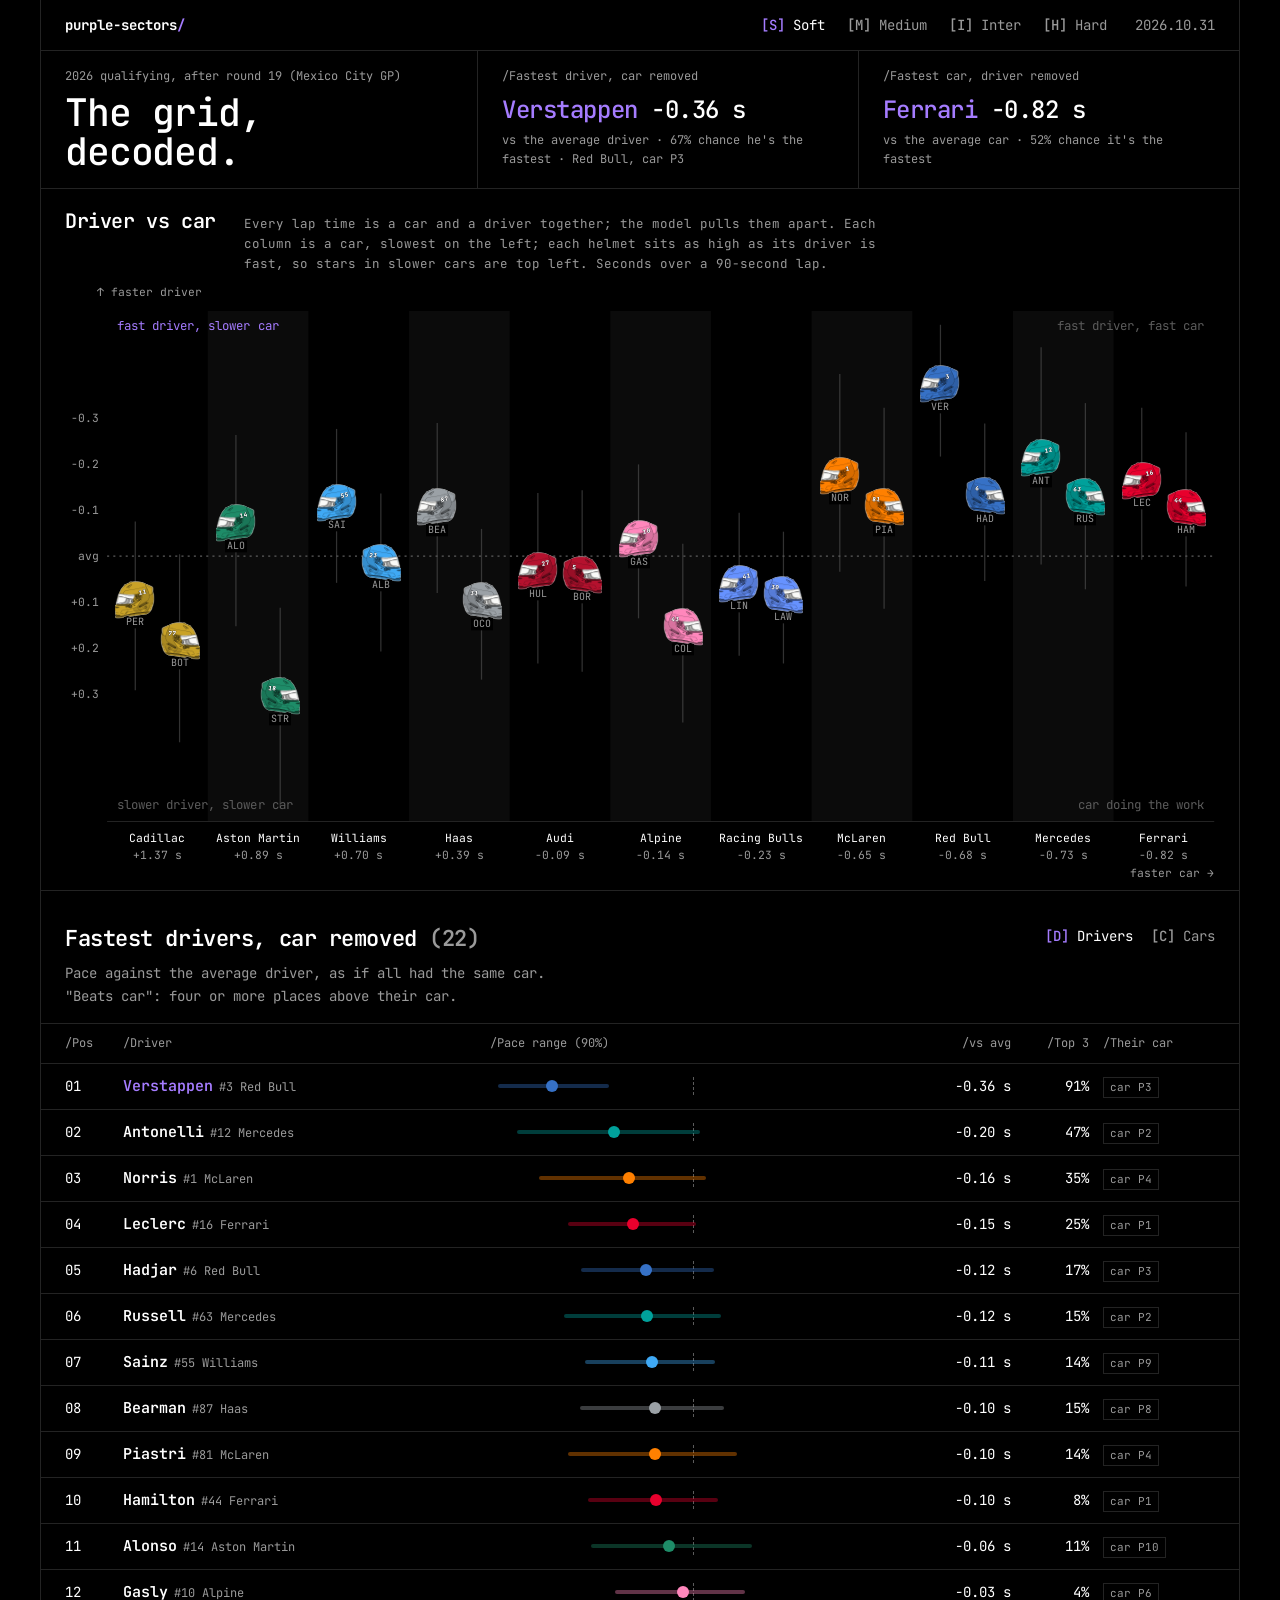
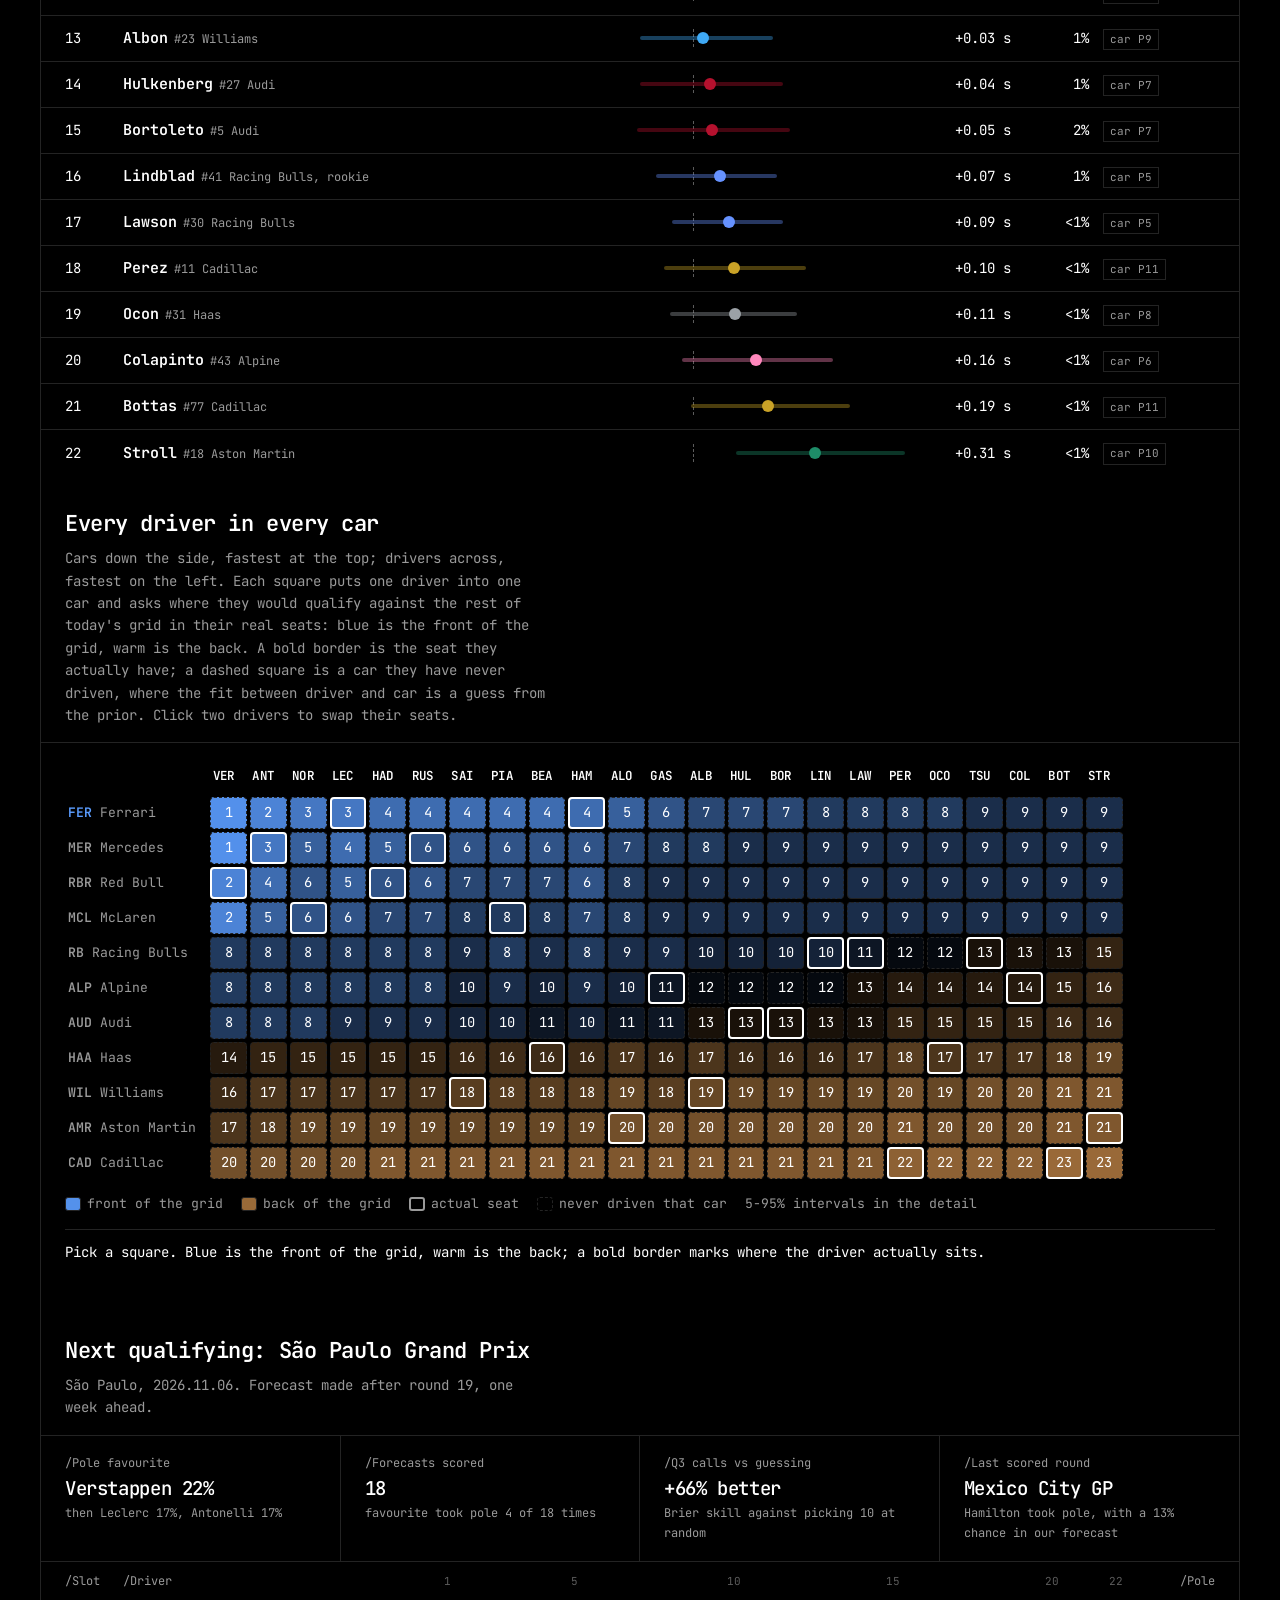
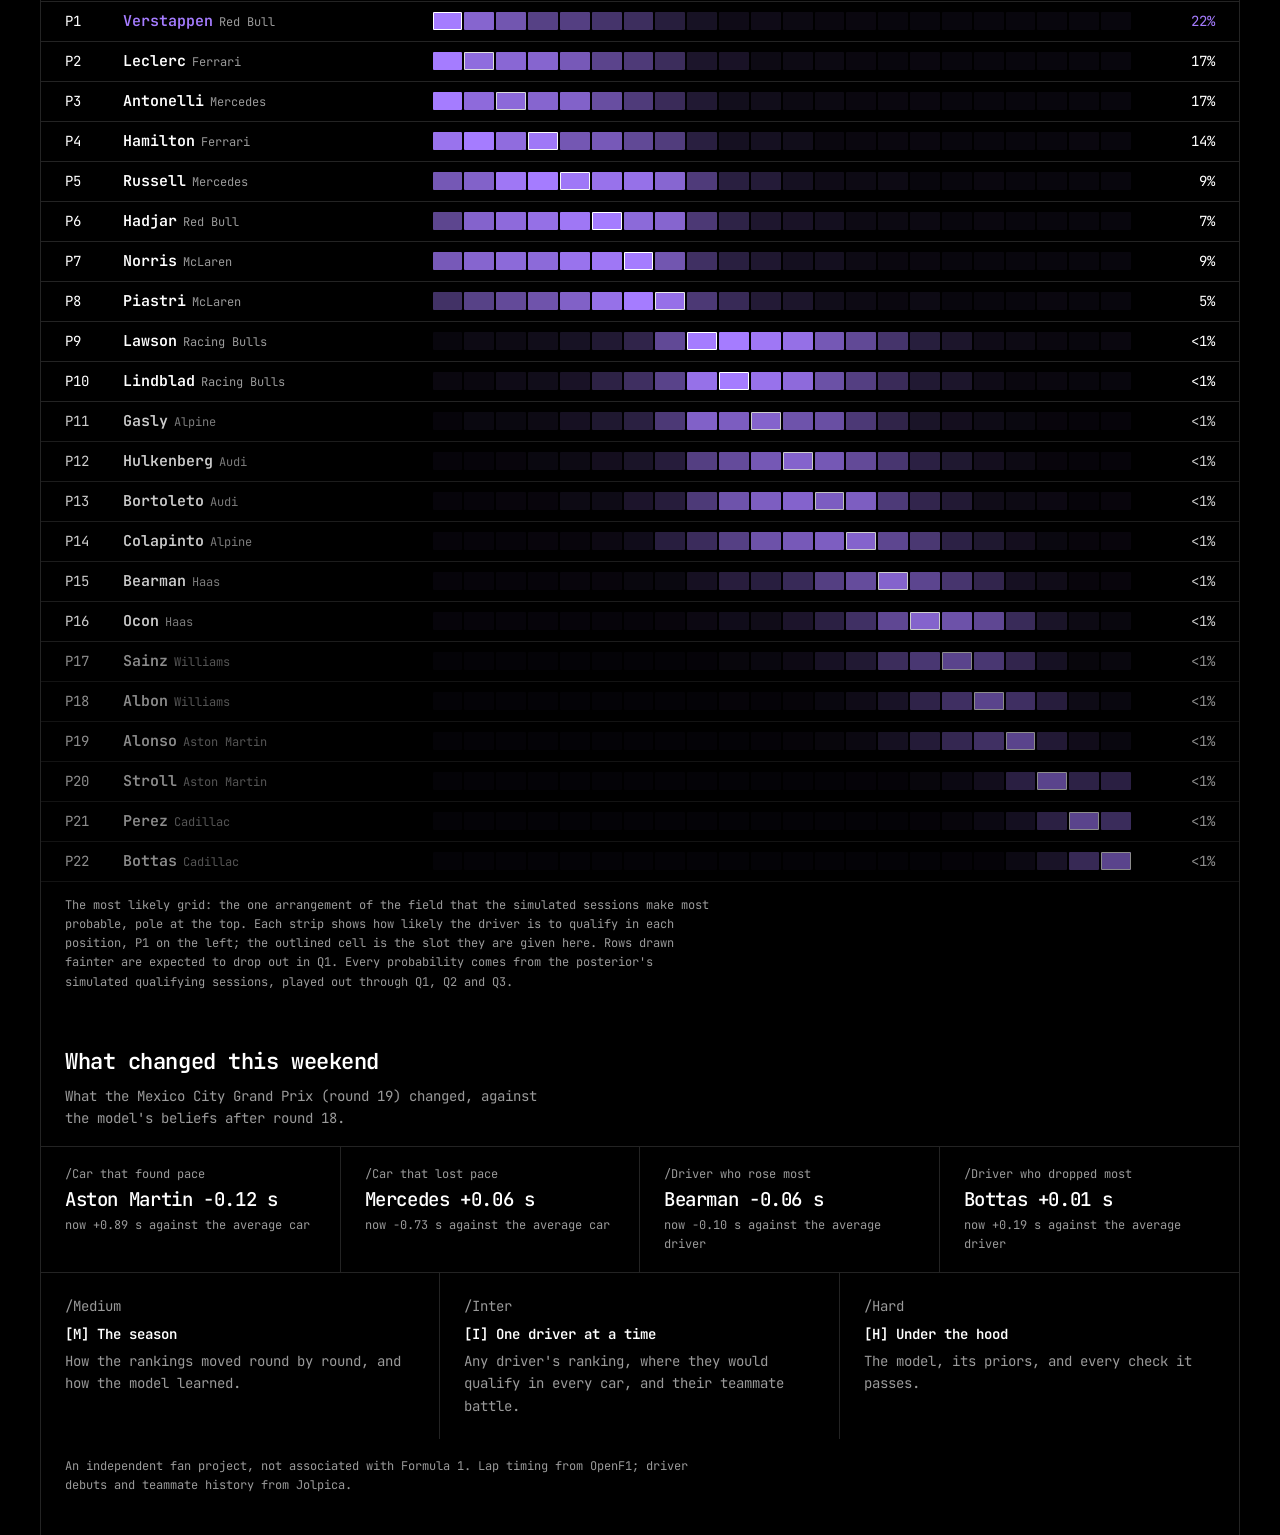
<file: site/index.html>
<!doctype html>
<html lang="en">
<head>
<meta charset="utf-8">
<meta name="viewport" content="width=device-width, initial-scale=1">
<meta name="color-scheme" content="dark">
<meta name="theme-color" content="#000000">

<title>purple-sectors / Soft</title>
<meta name="description" content="Formula 1 qualifying 2026, decoded: the fastest drivers with the car removed, and the fastest cars with the driver removed.">
<link rel="icon" href="favicon.svg" type="image/svg+xml">
<link rel="icon" href="favicon-32.png" sizes="32x32" type="image/png">
<link rel="apple-touch-icon" href="apple-touch-icon.png">
<link rel="preconnect" href="https://fonts.googleapis.com">
<link rel="preconnect" href="https://fonts.gstatic.com" crossorigin>
<link href="https://fonts.googleapis.com/css2?family=JetBrains+Mono:wght@300..800&display=swap" rel="stylesheet">
<style>

:root{
  color-scheme: dark;                              /* always dark, whatever the computer's setting */
  --bg:#000000; --ink:#FFFFFF; --ink-2:#9A9A9A; --ink-3:#5C5C5C; --rule:#232323; --fill:#141414;
  --accent:#A57CFF;
}
*{box-sizing:border-box;margin:0}
body{background:var(--bg);color:var(--ink);font-family:"JetBrains Mono",ui-monospace,SFMono-Regular,Menlo,monospace;
  font-size:14px;line-height:1.6;-webkit-font-smoothing:antialiased;font-variant-numeric:tabular-nums}
a{color:inherit;text-decoration:none}
:focus-visible{outline:2px solid var(--accent);outline-offset:2px}
.page{max-width:1200px;margin:0 auto;border-left:1px solid var(--rule);border-right:1px solid var(--rule)}
.cell{border-bottom:1px solid var(--rule);padding:22px 24px}
.slash{color:var(--ink-2)}
.slash::before{content:"/"}
.count{color:var(--ink-2)}

/* nav */
nav{display:flex;flex-wrap:wrap;gap:8px 28px;align-items:center;padding:14px 24px;border-bottom:1px solid var(--rule)}
.home{font-weight:700;margin-right:auto}
.home::after{content:"/";color:var(--accent)}
.keys{display:flex;gap:22px;list-style:none;padding:0}
.keys a{color:var(--ink-2)} .keys a:hover{color:var(--ink)}
.keys a[aria-current="page"]{color:var(--ink)}
.keys b{font-weight:500}
.keys a[aria-current="page"] b{color:var(--accent)}
.stamp{color:var(--ink-2)}

/* stats */
.stats{display:grid;grid-template-columns:repeat(4,1fr);border-bottom:1px solid var(--rule)}
.stats > div{padding:18px 24px;border-right:1px solid var(--rule)}
.stats > div:last-child{border-right:0}
.stats .k{color:var(--ink-2);font-size:12px}
.stats .v{font-size:26px;font-weight:500;letter-spacing:-.02em;margin-top:4px}
.changes .stats .v{font-size:19px;line-height:1.25}
.changes .stats .s{color:var(--ink-2);font-size:12px;margin-top:4px}
.changes .dn{color:var(--accent)}
/* router */
.router{display:grid;grid-template-columns:repeat(3,1fr)}
.router > a,.router > div{padding:22px 24px;border-right:1px solid var(--rule);display:block}
.router > :last-child{border-right:0}
.router a:hover{background:var(--fill)}
.router .t{font-weight:600;margin:6px 0 4px}
.router p{color:var(--ink-2)}
.fine{padding:18px 24px 40px;color:var(--ink-2);font-size:12px;max-width:100ch}


.next .stats .v{font-size:19px;line-height:1.25}.next .stats .s{color:var(--ink-2);font-size:12px;margin-top:4px}
/* the next grid: one row per driver in the most likely grid, a 22-cell strip of where they could land */
.gridlist .thead,.gridlist .trow{display:grid;grid-template-columns:44px minmax(0,1.1fr) minmax(0,2.6fr) 70px;align-items:center;gap:0 14px;padding:0 24px}
.gridlist .thead{min-height:40px;border-bottom:1px solid var(--rule);color:var(--ink-2);font-size:12px}
.gridlist .trow{min-height:40px;border-bottom:1px solid var(--rule)}
.gridlist .trow:hover{background:var(--fill)}
.gridlist .nm{font-weight:600;white-space:nowrap;overflow:hidden;text-overflow:ellipsis}
.gridlist .nm .sub{color:var(--ink-2);font-weight:400;font-size:12px;margin-left:6px}
.gridlist .trow.fav .nm{color:var(--accent)}
.gridlist .trow.fav .pole{color:var(--accent)}
.gridlist .trow.q2out{opacity:.8}
.gridlist .trow.q1out{opacity:.55}
.gridlist .cols{display:grid;grid-template-columns:repeat(var(--n),1fr);gap:2px;font-size:11px;color:var(--ink-3)}
.gridlist .cols span{text-align:center}
.gridlist .cells{display:grid;grid-template-columns:repeat(var(--n),1fr);gap:2px;height:18px}
.gridlist .cells i{display:block;background:var(--accent);opacity:var(--a);border-radius:1px}
.gridlist .cells i.here{outline:1px solid var(--ink);outline-offset:-1px}
@media (max-width:860px){.gridlist .thead,.gridlist .trow{grid-template-columns:30px minmax(0,1fr) minmax(0,2fr);padding:0 14px}.gridlist .pole,.gridlist .thead .r{display:none}.gridlist .cells{height:14px}}

/* section heads */
.head{display:flex;justify-content:space-between;align-items:baseline;gap:20px;padding:30px 24px 16px;border-bottom:1px solid var(--rule)}
.head h2{font-size:22px;font-weight:600;letter-spacing:-.02em}
.head p{color:var(--ink-2);max-width:60ch;margin-top:6px}

/* tables */
.thead,.trow{display:grid;align-items:center;gap:16px;padding:0 24px}
.thead{color:var(--ink-2);font-size:12px;padding-top:10px;padding-bottom:10px;border-bottom:1px solid var(--rule)}
.trow{min-height:52px;border-bottom:1px solid var(--rule)}
.trow:hover{background:var(--fill)}
.cars .thead,.cars .trow{grid-template-columns:40px 170px 1fr 110px 90px}
.r{text-align:right}
.rng{position:relative;height:20px}
.rng .ax{position:absolute;left:0;right:0;top:9px;height:1px;background:var(--rule)}
.rng .z{position:absolute;top:0;bottom:0;width:1px;background:var(--ink-3)}
.rng .ci{position:absolute;top:6px;height:8px;background:var(--ink-3)}
.rng .m{position:absolute;top:3px;width:2px;height:14px;margin-left:-1px;background:var(--ink)}
.trow.best .rng .m,.trow.best .rng .ci{background:var(--accent)}
.trow.best .pace{color:var(--accent)}
.axl{display:flex;justify-content:space-between;color:var(--ink-3);font-size:11px}


/* shared header badge */
.badge{display:inline-block;border:1px solid var(--rule);padding:1px 7px;font-size:12px;color:var(--ink-2)}
.badge.pass{border-color:var(--accent);color:var(--accent)}
/* compact hero: title and the two headline numbers in one band, so the chart fits the first screen */
.hero2{display:grid;grid-template-columns:minmax(0,1.15fr) minmax(0,1fr) minmax(0,1fr);border-bottom:1px solid var(--rule)}
.hero2 > div{padding:16px 24px;border-right:1px solid var(--rule);min-width:0}.hero2 > div:last-child{border-right:0}
.hero2 .hello{color:var(--ink-2);font-size:12px;margin-bottom:6px}
.hero2 h1{font-weight:500;font-size:clamp(26px,3vw,38px);line-height:1.05;letter-spacing:-.03em}
.hero2 .k{color:var(--ink-2);font-size:12px}
.hero2 .v{font-size:clamp(18px,1.9vw,24px);font-weight:500;letter-spacing:-.02em;margin-top:4px;white-space:nowrap}
.hero2 .v b{color:var(--accent);font-weight:500}
.hero2 .s{color:var(--ink-2);font-size:12px;margin-top:2px}
@media (max-width:860px){.hero2{grid-template-columns:1fr}.hero2 > div{border-right:0;border-bottom:1px solid var(--rule)}}
/* hero */
.hero{display:grid;grid-template-columns:1.15fr 1fr;border-bottom:1px solid var(--rule)}
.hero .copy{padding:40px 24px 30px;border-right:1px solid var(--rule)}
.hello{color:var(--ink-2);margin-bottom:18px}
h1{font-weight:500;font-size:clamp(30px,4.2vw,52px);line-height:1.05;letter-spacing:-.03em}
.lede{margin-top:20px;max-width:54ch}
.heads{display:grid;grid-template-rows:1fr 1fr}
.heads > div{padding:22px 24px;border-bottom:1px solid var(--rule)}
.heads > div:last-child{border-bottom:0}
.heads .k{color:var(--ink-2);font-size:12px}
.heads .v{font-size:30px;font-weight:500;letter-spacing:-.02em;margin-top:6px}
.heads .v b{color:var(--accent);font-weight:500}
.heads .s{color:var(--ink-2);font-size:12.5px;margin-top:4px}
/* driver vs car map */
.mapwrap{position:relative;border-bottom:1px solid var(--rule)}
.maphead{display:flex;align-items:baseline;gap:8px 28px;flex-wrap:wrap;padding:16px 24px 6px}
.maphead h2{font-size:20px;font-weight:600;letter-spacing:-.02em;margin:0}
.maphead p{color:var(--ink-2);font-size:12.5px;margin:0;max-width:80ch}
/* the whole chart fits on one screen: as tall as the window allows, between 440 and 620 px */
.mapbox{position:relative;width:100%;height:560px;min-width:900px}
.mapscroll{overflow-x:auto}
.mapbox svg{position:absolute;inset:0;width:100%;height:100%}
.mapbox svg text{font-family:"JetBrains Mono",ui-monospace,monospace;font-size:11px;fill:var(--ink-2)}
.mapbox .q{font-size:12px;fill:var(--ink-3)}
.mapbox .q.gem{fill:var(--accent)}
.mapbox .ax{stroke:var(--rule)} .mapbox .zero{stroke:var(--ink-3);stroke-dasharray:2 4}
.mapbox .wh{stroke:var(--ink-3);stroke-width:1.2;opacity:.55}
.pt{position:absolute;transform:translate(-50%,-50%);display:flex;flex-direction:column;align-items:center;cursor:default;outline:none}
.pt .helm{width:40px}
.pt .lb{font-size:10px;color:var(--ink-2);margin-top:-2px;background:var(--bg);padding:0 2px;line-height:1.2}
.pt:hover .lb,.pt:focus .lb{color:var(--ink)}
.tip{position:absolute;pointer-events:none;background:var(--bg);border:1px solid var(--ink);padding:8px 10px;font-size:12px;line-height:1.45;z-index:5;min-width:210px;display:none}
.tip b{font-weight:600}
.legendrow{display:flex;flex-wrap:wrap;gap:18px;padding:12px 24px;border-top:1px solid var(--rule);font-size:12px;color:var(--ink-2)}
/* rankings */
.rk .thead,.rk .trow{display:grid;grid-template-columns:44px minmax(0,1.5fr) minmax(0,1.8fr) 84px 64px 112px;align-items:center;gap:0 14px;padding:0 24px}
.rk .head{align-items:flex-start}
.tabs{display:flex;gap:18px;flex:none;padding-top:4px}
.tabs button{font:inherit;background:none;border:0;padding:0;cursor:pointer;color:var(--ink-2)}
.tabs button:hover{color:var(--ink)}
.tabs button b{font-weight:500}
.tabs button[aria-selected="true"]{color:var(--ink)}
.tabs button[aria-selected="true"] b{color:var(--accent)}
.rk .thead{min-height:40px;border-bottom:1px solid var(--rule);color:var(--ink-2);font-size:12px}
.rk .trow{min-height:46px;border-bottom:1px solid var(--rule)}
.rk .trow:last-child{border-bottom:0}
.rk .r{text-align:right}
.rk .nm{font-weight:600}.rk .sub{color:var(--ink-2);font-weight:400;font-size:12px;margin-left:6px}
.rk .trow.top .nm{color:var(--accent)}
.rng{position:relative;height:18px}
.rng .ax0{position:absolute;top:0;bottom:0;width:0;border-left:1px dashed var(--ink-3)}
.rng .bar{position:absolute;top:7px;height:4px;border-radius:2px;background:var(--team,var(--ink-3));opacity:.38}
.rng .dot{position:absolute;top:3px;width:12px;height:12px;border-radius:50%;background:var(--team,var(--ink));transform:translateX(-50%)}
.tag{display:inline-block;font-size:11px;padding:1px 6px;border:1px solid var(--rule);color:var(--ink-2);white-space:nowrap}
.tag.gem{border-color:var(--accent);color:var(--accent)}
.rk .cars .thead,.rk .cars .trow{grid-template-columns:44px minmax(0,1.3fr) minmax(0,2fr) 84px 96px}
.helm{position:relative;width:132px;aspect-ratio:360/336;flex:none;isolation:isolate}
.helm.mirror{transform:scaleX(-1)}
.helm i{position:absolute;inset:0}
.helm .base{background:#FAFAF8;-webkit-mask:var(--h-silh) center/contain no-repeat;mask:var(--h-silh) center/contain no-repeat}
.helm .paint{background:var(--team);-webkit-mask:var(--h-paint) center/contain no-repeat;mask:var(--h-paint) center/contain no-repeat}
.helm .ink{background:var(--h-line) center/contain no-repeat;mix-blend-mode:multiply}
.helm{container-type:inline-size}
.helm .num{position:absolute;left:52%;top:18%;width:32%;height:20%;display:flex;align-items:center;justify-content:center;
  font-weight:800;font-size:15cqw;line-height:1;color:#FFFFFF;-webkit-text-stroke:.07em #17181B;paint-order:stroke fill;
  transform:rotate(-10deg);letter-spacing:-.02em}
.helm.mirror .num{transform:scaleX(-1) rotate(10deg)}
.dots{width:100%;height:auto;display:block}
.nm{font-weight:600;font-size:15px;white-space:nowrap;overflow:hidden;text-overflow:ellipsis}
.sub{color:var(--ink-2);font-size:12px}
.mid{text-align:center}
.tm{color:var(--ink-2);font-size:12px;margin-bottom:8px}
.gbar{position:relative;height:8px;background:var(--fill)}
.gbar .c0{position:absolute;left:50%;top:-5px;bottom:-5px;width:1px;background:var(--ink-3)}
.gbar .f{position:absolute;top:0;bottom:0;background:var(--ink-3)}
.vd{margin-top:9px}
.duel.clear .vd b{color:var(--accent)}
.vd b{font-weight:600}
.vd .sub{display:block}

.next .stats .v{font-size:19px;line-height:1.25}.next .stats .s{color:var(--ink-2);font-size:12px;margin-top:4px}


@media (max-width:860px){
  .hero{grid-template-columns:1fr}.hero .copy{border-right:0;border-bottom:1px solid var(--rule)}
  .rk .thead,.rk .trow{grid-template-columns:30px minmax(0,1fr) 92px 64px;padding:0 14px}
  .rk .hide{display:none}
  .rk .cars .thead,.rk .cars .trow{grid-template-columns:30px minmax(0,1fr) 92px 70px}
  .router{grid-template-columns:1fr}.router > a,.router > div{border-right:0;border-bottom:1px solid var(--rule)}
  .stats{grid-template-columns:1fr 1fr}.stats > div{min-width:0;border-bottom:1px solid var(--rule)}
}
:root{--h-line:url([data-uri]);--h-silh:url([data-uri]);--h-paint:url([data-uri])}
</style>
</head>
<body>
<div class="page">
<nav aria-label="Pages">
  <a class="home" href="index.html">purple-sectors</a>
  <ul class="keys">
    <li><a href="index.html" aria-current="page"><b>[S]</b> Soft</a></li>
    <li><a href="medium.html"><b>[M]</b> Medium</a></li>
    <li><a href="inter.html"><b>[I]</b> Inter</a></li>
    <li><a href="hard.html"><b>[H]</b> Hard</a></li>
  </ul>
  <span class="stamp" id="stamp"></span>
</nav>

<header class="hero2">
  <div class="t"><p class="hello" id="hello">2026 qualifying</p><h1>The grid, decoded.</h1></div>
  <div class="stat"><div class="k slash">Fastest driver, car removed</div><div class="v" id="h-drv"></div><div class="s" id="h-drv-s"></div></div>
  <div class="stat"><div class="k slash">Fastest car, driver removed</div><div class="v" id="h-car"></div><div class="s" id="h-car-s"></div></div>
</header>

<section class="mapwrap" aria-labelledby="h2-map">
  <div class="maphead"><h2 id="h2-map">Driver vs car</h2>
    <p>Every lap time is a car and a driver together; the model pulls them apart. Each column is a car, slowest on the left; each helmet sits as high as its driver is fast, so stars in slower cars are top left. Seconds over a 90-second lap.</p></div>
<div class="mapscroll"><div class="mapbox" id="map"><svg id="map-svg" viewBox="0 0 1160 600" preserveAspectRatio="none" aria-hidden="true"></svg><div class="tip" id="tip" role="status"></div></div></div>
</section>

<section class="rk" id="rank" aria-label="Rankings">
  <div class="head">
    <div class="hd" id="hd-drv"><h2 id="h2-drv">Fastest drivers, car removed <span class="count" id="n-drv"></span></h2>
    <p>Pace against the average driver, as if all had the same car. "Beats car": four or more places above their car.</p></div>
    <div class="hd" id="hd-car" hidden><h2 id="h2-car">Fastest cars, drivers removed <span class="count" id="n-car"></span></h2>
    <p>Each car's pace against the average car, as if every car had the same driver.</p></div>
    <div class="tabs" role="tablist" aria-label="Rank by"><button role="tab" id="tab-drv" aria-selected="true" aria-controls="pane-drv" data-pane="drv"><b>[D]</b> Drivers</button><button role="tab" id="tab-car" aria-selected="false" aria-controls="pane-car" data-pane="car"><b>[C]</b> Cars</button></div>
  </div>
  <div id="pane-drv" role="tabpanel" aria-labelledby="tab-drv">
  <div class="thead"><span class="slash">Pos</span><span class="slash">Driver</span><span class="slash hide">Pace range (90%)</span><span class="slash r">vs avg</span><span class="slash r">Top 3</span><span class="slash hide">Their car</span></div>
  <div id="drv-rows"></div>
  </div>
  <div id="pane-car" class="cars" role="tabpanel" aria-labelledby="tab-car" hidden>
  <div class="thead"><span class="slash">Pos</span><span class="slash">Car</span><span class="slash hide">Pace range (90%)</span><span class="slash r">vs avg</span><span class="slash r">Fastest</span></div>
  <div id="car-rows"></div>
  </div>
</section>

<section class="rk" aria-labelledby="h2-grid">
  <div class="head"><div><h2 id="h2-grid">Every driver in every car</h2>
    <p>Cars down the side, fastest at the top; drivers across, fastest on the left. Each square puts one driver into one car and asks where they would qualify against the rest of today's grid in their real seats: blue is the front of the grid, warm is the back. A bold border is the seat they actually have; a dashed square is a car they have never driven, where the fit between driver and car is a guess from the prior. Click two drivers to swap their seats.</p></div></div>
  <div data-pace-grid data-src="data/pace.json" data-no-heading style="padding:18px 24px 22px;--pg-p1:var(--accent);--pg-line:var(--rule);--pg-muted:var(--ink-2)"></div>
</section>

<section class="next" id="next" aria-labelledby="h2-next" hidden>
  <div class="head"><div><h2 id="h2-next"></h2><p id="next-sub"></p></div></div>
  <div class="stats" id="next-card"></div>
  <div class="gridlist" id="next-grid" aria-label="The most likely starting grid, pole at the top"></div>
  <p class="fine" style="padding:14px 24px 22px">The most likely grid: the one arrangement of the field that the simulated sessions make most probable, pole at the top. Each strip shows how likely the driver is to qualify in each position, P1 on the left; the outlined cell is the slot they are given here. Rows drawn fainter are expected to drop out in Q1. Every probability comes from the posterior's simulated qualifying sessions, played out through Q1, Q2 and Q3.</p>
</section>

<section class="changes" id="changes" aria-labelledby="h2-changes" hidden>
  <div class="head"><div><h2 id="h2-changes">What changed this weekend</h2><p id="changes-sub"></p></div></div>
  <div class="stats" id="changes-grid"></div>
</section>

<section class="router" aria-label="More">
  <a href="medium.html"><span class="slash">Medium</span><div class="t">[M] The season</div><p>How the rankings moved round by round, and how the model learned.</p></a>
  <a href="inter.html"><span class="slash">Inter</span><div class="t">[I] One driver at a time</div><p>Any driver's ranking, where they would qualify in every car, and their teammate battle.</p></a>
  <a href="hard.html"><span class="slash">Hard</span><div class="t">[H] Under the hood</div><p>The model, its priors, and every check it passes.</p></a>
</section>
<p class="fine">An independent fan project, not associated with Formula 1. Lap timing from OpenF1; driver debuts and teammate history from Jolpica.</p>
</div>

<script src="config.js"></script>
<script src="pace-grid.js" defer></script>
<script>
const TEAM = {"Mercedes":"#00A19B","Red Bull":"#3671C6","Ferrari":"#E8002D","McLaren":"#FF8000","Alpine":"#FF87BC",
  "Racing Bulls":"#6692FF","Audi":"#B5112E","Haas":"#9BA1A6","Williams":"#3FA9F5","Aston Martin":"#1E8C68","Cadillac":"#C9A227"};
const $ = id => document.getElementById(id);
const minus = s => String(s).replace('-', '\u2212');
const sec = (v, d = 2) => minus((v > 0 ? '+' : '') + v.toFixed(d)) + ' s';
const pct = p => p >= 0.995 ? '99%+' : p < 0.005 ? '<1%' : Math.round(p * 100) + '%';
const cap = w => w.charAt(0) + w.slice(1).toLowerCase();
const last = n => cap(n.split(' ').slice(-1)[0]);
const helmet = (d, team, mirror) => `<div class="helm${mirror ? ' mirror' : ''}" style="--team:${TEAM[team] || '#888888'}" aria-hidden="true"><i class="base"></i><i class="paint"></i><i class="ink"></i><b class="num">${d.number}</b></div>`;

function render(D) {
  const drivers = (D.drivers || []).filter(PS.shown), cars = [...D.cars].sort((a, b) => a.med - b.med);
  if (!drivers.length) {                       // data from before the pace model: no cross-team driver ranking yet
    document.querySelectorAll('.mapwrap, .tabs').forEach(el => el.hidden = true); showPane('car');
    $('h-drv').textContent = 'Arriving with the next update';
    $('h-drv-s').textContent = 'The driver ranking arrives with the next model update.';
  }
  const carRank = Object.fromEntries(cars.map((c, i) => [c.team, i + 1]));
  const carMed = Object.fromEntries(cars.map(c => [c.team, c]));
  $('stamp').textContent = D.date;
  $('hello').textContent = `2026 qualifying, after round ${D.round} (${D.event.replace(' Grand Prix', ' GP')})`;
  const d0 = drivers[0], c0 = cars[0];
  if (d0) {
    $('h-drv').innerHTML = `<b>${last(d0.name)}</b> ${sec(d0.skill[1])}`;
    $('h-drv-s').textContent = `vs the average driver \u00b7 ${pct(d0.p_fastest)} chance he's the fastest \u00b7 ${d0.team}, car P${carRank[d0.team]}`;
  }
  $('h-car').innerHTML = `<b>${c0.team}</b> ${sec(c0.med)}`;
  $('h-car-s').textContent = `vs the average car \u00b7 ${pct(c0.p_fast)} chance it's the fastest`;
  if (drivers.length) { window.__MAP = [drivers, cars, carRank]; drawMap(drivers, cars, carRank); }
  // drivers table
  const dl = Math.min(...drivers.map(d => d.skill[0])) - 0.02, dh = Math.max(...drivers.map(d => d.skill[2])) + 0.02;
  const X = v => ((v - dl) / (dh - dl) * 100).toFixed(2) + '%';
  $('n-drv').textContent = `(${drivers.length})`;
  $('drv-rows').innerHTML = drivers.map((d, i) => {
    const cr = carRank[d.team], gem = cr - (i + 1) >= 4;
    return `<div class="trow${i === 0 ? ' top' : ''}" role="group" style="--team:${TEAM[d.team] || 'var(--ink-3)'}" aria-label="${d.name}: ${sec(d.skill[1])} against the average driver">
      <span>${String(i + 1).padStart(2, '0')}</span>
      <span class="nm">${last(d.name)}<span class="sub">#${d.number} ${d.team}${d.history ? '' : ', rookie'}</span></span>
      <span class="rng hide"><i class="ax0" style="left:${X(0)}"></i><i class="bar" style="left:${X(d.skill[0])};width:calc(${X(d.skill[2])} - ${X(d.skill[0])})"></i><i class="dot" style="left:${X(d.skill[1])}"></i></span>
      <span class="r">${sec(d.skill[1])}</span><span class="r">${pct(d.p_top3)}</span>
      <span class="hide"><span class="tag${gem ? ' gem' : ''}">${gem ? 'beats ' : ''}car P${cr}</span></span></div>`;
  }).join('');
  // cars table
  const cl = Math.min(...cars.map(c => c.lo)) - 0.05, ch = Math.max(...cars.map(c => c.hi)) + 0.05;
  const XC = v => ((v - cl) / (ch - cl) * 100).toFixed(2) + '%';
  $('n-car').textContent = `(${cars.length})`;
  $('car-rows').innerHTML = cars.map((c, i) => `<div class="trow${i === 0 ? ' top' : ''}" style="--team:${TEAM[c.team] || 'var(--ink-3)'}">
      <span>${String(i + 1).padStart(2, '0')}</span><span class="nm">${c.team}</span>
      <span class="rng hide"><i class="ax0" style="left:${XC(0)}"></i><i class="bar" style="left:${XC(c.lo)};width:calc(${XC(c.hi)} - ${XC(c.lo)})"></i><i class="dot" style="left:${XC(c.med)}"></i></span>
      <span class="r">${sec(c.med)}</span><span class="r">${pct(c.p_fast)}</span></div>`).join('');
}

function showPane(k) {
  ['drv', 'car'].forEach(p => { const on = p === k; $('pane-' + p).hidden = !on; $('hd-' + p).hidden = !on; $('tab-' + p).setAttribute('aria-selected', on); });
}
document.querySelectorAll('.tabs button').forEach(b => b.addEventListener('click', () => showPane(b.dataset.pane)));
document.addEventListener('keydown', e => { if (e.target.closest('input,textarea') || e.metaKey || e.ctrlKey || e.altKey) return; if (e.key === 'd' || e.key === 'D') showPane('drv'); if (e.key === 'c' || e.key === 'C') showPane('car'); });

function drawMap(drivers, cars, carRank) {
  // across: one column per car, slowest left to fastest right; up: driver skill (faster up)
  // the drawing scale follows the box's real shape, so text never stretches when the height changes
  const box = $('map'), svg = $('map-svg');
  // fill exactly what is left of the first screen (between 380 and 660 px), so the whole chart is visible on arrival
  const top = box.getBoundingClientRect().top + window.scrollY;
  box.style.height = Math.max(380, Math.min(660, window.innerHeight - top - 10)) + 'px';
  const W = 1160, H = Math.round(W * box.clientHeight / Math.max(1, box.clientWidth)), L = 64, R = 1136, T = 30, B = H - 66;
  svg.setAttribute('viewBox', `0 0 ${W} ${H}`);
  const order = [...cars].reverse(), C = order.length, col = (R - L) / C;
  const colX = Object.fromEntries(order.map((c, i) => [c.team, L + (i + 0.5) * col]));
  const y0 = Math.max(...drivers.map(d => d.skill[2])) + 0.03, y1 = Math.min(...drivers.map(d => d.skill[0])) - 0.03;
  const Y = v => B - (v - y0) / (y1 - y0) * (B - T);
  let g = order.map((c, i) => `<rect x="${L + i * col}" y="${T}" width="${col}" height="${B - T}" fill="${i % 2 ? 'var(--fill)' : 'transparent'}" opacity=".55"/>`).join('');
  g += `<line class="ax" x1="${L}" y1="${B}" x2="${R}" y2="${B}"/><line class="zero" x1="${L}" y1="${Y(0)}" x2="${R}" y2="${Y(0)}"/>
    <text class="q gem" x="${L + 10}" y="${T + 18}">fast driver, slower car</text><text class="q" x="${R - 10}" y="${T + 18}" text-anchor="end">fast driver, fast car</text>
    <text class="q" x="${L + 10}" y="${B - 12}">slower driver, slower car</text><text class="q" x="${R - 10}" y="${B - 12}" text-anchor="end">car doing the work</text>
    <text x="${L - 10}" y="${T - 14}" text-anchor="start">\u2191 faster driver</text><text x="${R}" y="${B + 54}" text-anchor="end">faster car \u2192</text>`;
  order.forEach(c => g += `<text x="${colX[c.team]}" y="${B + 20}" text-anchor="middle" style="fill:var(--ink)">${c.team}</text>
    <text x="${colX[c.team]}" y="${B + 36}" text-anchor="middle">${sec(c.med)}</text>`);
  [-0.3, -0.2, -0.1, 0, 0.1, 0.2, 0.3].forEach(v => { if (v <= y0 && v >= y1) g += `<text x="${L - 8}" y="${Y(v) + 4}" text-anchor="end">${v === 0 ? 'avg' : minus((v > 0 ? '+' : '') + v.toFixed(1))}</text>`; });
  // drivers of the same car share its column, spread evenly (two usually, three when a substitute raced)
  const per = {}; drivers.forEach(d => (per[d.team] = per[d.team] || []).push(d));
  const pts = drivers.map(d => {
    const mates = per[d.team], i = mates.indexOf(d), n = mates.length, step = col * (n > 2 ? 0.3 : 0.44);
    const dx = (i - (n - 1) / 2) * step;
    return { d, x: colX[d.team] + dx, y: Y(d.skill[1]), yl: Y(d.skill[0]), yh: Y(d.skill[2]), left: dx < 0 };
  });
  pts.forEach(p => g += `<line class="wh" x1="${p.x}" x2="${p.x}" y1="${p.yl}" y2="${p.yh}"/>`);
  svg.innerHTML = g;
  box.querySelectorAll('.pt').forEach(n => n.remove());
  pts.forEach(p => {
    const el = document.createElement('div'); el.className = 'pt'; el.tabIndex = 0;
    el.style.left = (p.x / W * 100) + '%'; el.style.top = (p.y / H * 100) + '%';
    el.innerHTML = helmet(p.d, p.d.team, !p.left) + `<span class="lb">${p.d.code}</span>`;
    el.setAttribute('aria-label', `${p.d.name}, ${p.d.team}: driver ${sec(p.d.skill[1])}, car ${sec(cars.find(c => c.team === p.d.team).med)}`);
    const rank = drivers.indexOf(p.d) + 1, show = () => {
      const t = $('tip'), c = cars.find(c => c.team === p.d.team); t.style.display = 'block';
      t.innerHTML = `<b>${p.d.name}</b> #${p.d.number}<br>Driver: <b>P${rank}</b> of ${drivers.length}, ${sec(p.d.skill[1])} vs average<br>Car: ${p.d.team}, <b>P${carRank[p.d.team]}</b> of ${cars.length}, ${sec(c.med)}`;
      const bx = box.getBoundingClientRect(), r = el.getBoundingClientRect();
      t.style.left = Math.max(0, Math.min(bx.width - 240, r.left - bx.left + 30)) + 'px'; t.style.top = Math.max(0, r.top - bx.top - 12) + 'px';
    };
    el.addEventListener('mouseenter', show); el.addEventListener('focus', show);
    el.addEventListener('mouseleave', () => $('tip').style.display = 'none'); el.addEventListener('blur', () => $('tip').style.display = 'none');
    box.appendChild(el);
  });
}

// The single most probable grid: Hungarian assignment of drivers to slots on cost -log p(driver in slot).
// Returns driver indices in slot order (pole first).
function mostLikelyGrid(P) {
  const n = P.length, INF = 1e18, a = P.map(r => r.map(p => -Math.log(Math.max(p, 1e-9))));
  const u = new Array(n + 1).fill(0), v = new Array(n + 1).fill(0), p = new Array(n + 1).fill(0), way = new Array(n + 1).fill(0);
  for (let i = 1; i <= n; i++) {
    p[0] = i; let j0 = 0; const minv = new Array(n + 1).fill(INF), used = new Array(n + 1).fill(false);
    do {
      used[j0] = true; const i0 = p[j0]; let delta = INF, j1 = 0;
      for (let j = 1; j <= n; j++) if (!used[j]) {
        const cur = a[i0 - 1][j - 1] - u[i0] - v[j];
        if (cur < minv[j]) { minv[j] = cur; way[j] = j0; }
        if (minv[j] < delta) { delta = minv[j]; j1 = j; }
      }
      for (let j = 0; j <= n; j++) if (used[j]) { u[p[j]] += delta; v[j] -= delta; } else minv[j] -= delta;
      j0 = j1;
    } while (p[j0] !== 0);
    do { const j1 = way[j0]; p[j0] = p[j1]; j0 = j1; } while (j0);
  }
  return Array.from({ length: n }, (_, j) => p[j + 1] - 1);   // slot j -> driver index
}

// "What changed this weekend": the latest round against the one before, for drivers and cars
function changes() {
  return fetch('data/snapshots/index.json', { cache: 'no-cache' }).then(r => r.json()).then(idx => {
    const r = idx.rounds; if (r.length < 2) return;
    return Promise.all([r[r.length - 2], r[r.length - 1]].map(x => fetch('data/snapshots/' + x.file, { cache: 'no-cache' }).then(y => y.json())));
  }).then(pair => {
    if (!pair) return;
    const [prev, now] = pair, m = q => q[10];
    const cm = now.cars.map(c => { const p = prev.cars.find(x => x.team === c.team); return p && { team: c.team, d: m(c.pace) - m(p.pace), now: m(c.pace) }; }).filter(Boolean);
    const dm = now.drivers.filter(PS.shown).map(c => { const p = prev.drivers.find(x => x.code === c.code); return p && { c, d: m(c.skill) - m(p.skill) }; }).filter(Boolean);
    const gain = cm.reduce((a, b) => b.d < a.d ? b : a), drop = cm.reduce((a, b) => b.d > a.d ? b : a);
    const up = dm.reduce((a, b) => b.d < a.d ? b : a), down = dm.reduce((a, b) => b.d > a.d ? b : a);
    const cell = (k, v, s) => `<div><div class="k slash">${k}</div><div class="v">${v}</div><div class="s">${s}</div></div>`;
    $('changes-sub').textContent = `What the ${now.name} (round ${now.round}) changed, against the model's beliefs after round ${prev.round}.`;
    $('changes-grid').innerHTML =
      cell('Car that found pace', gain.d < 0 ? `${gain.team} ${sec(gain.d)}` : 'none', `now ${sec(gain.now)} against the average car`) +
      cell('Car that lost pace', drop.d > 0 ? `${drop.team} ${sec(drop.d)}` : 'none', `now ${sec(drop.now)} against the average car`) +
      cell('Driver who rose most', up.d < 0 ? `${last(up.c.name)} ${sec(up.d)}` : 'none', `now ${sec(m(up.c.skill))} against the average driver`) +
      cell('Driver who dropped most', down.d > 0 ? `${last(down.c.name)} ${sec(down.d)}` : 'none', `now ${sec(m(down.c.skill))} against the average driver`);
    $('changes').hidden = false;
  }).catch(() => {});
}

// Next qualifying: the latest forecast, plus how earlier forecasts scored
function nextUp() {
  const $ = id => document.getElementById(id);
  const pct = p => p >= 0.995 ? '99%+' : p < 0.005 ? '<1%' : Math.round(p * 100) + '%';
  const last = n => { const w = n.split(' ').slice(-1)[0]; return w.charAt(0) + w.slice(1).toLowerCase(); };
  return fetch('data/forecasts/scorecard.json', { cache: 'no-cache' }).then(r => r.json()).then(card => {
    if (!card.latest) return;
    return fetch('data/forecasts/' + card.latest, { cache: 'no-cache' }).then(r => r.json()).then(fc => {
      const done = card.rounds.some(r => r.round === fc.for_round);
      $('h2-next').textContent = done ? `Last forecast: ${fc.name}` : `Next qualifying: ${fc.name}`;
      $('next-sub').textContent = `${fc.location ? fc.location + ', ' : ''}${fc.date.replace(/-/g, '.')}. Forecast made after round ${fc.made_after_round}, ${Math.round(fc.weeks_ahead) === 1 ? 'one week' : Math.round(fc.weeks_ahead) + ' weeks'} ahead.`;
      fc.drivers = fc.drivers.filter(PS.shown);
      const N = fc.drivers.length, fav = fc.drivers.reduce((a, b) => b.p_pole > a.p_pole ? b : a);
      const q1out = N > 10 ? Math.floor((N - 10) / 2) : 0, q2cut = N - q1out;                 // 22 cars: 6 out in Q1, 6 in Q2
      // the most likely grid: assign drivers to slots so the joint probability is highest (Hungarian method on -log p)
      const order = mostLikelyGrid(fc.drivers.map(d => d.pos_dist));
      const row = (d, i) => {
        const p = i + 1, tier = p > q2cut ? ' q1out' : p > 10 ? ' q2out' : '', mx = Math.max(...d.pos_dist);
        return `<div class="trow${d === fav ? ' fav' : ''}${tier}" role="row" aria-label="${d.name}, ${d.team}: slot P${p}, likely P${d.pos_lo} to P${d.pos_hi}, pole ${pct(d.p_pole)}, Q3 ${pct(d.p_q3)}">
          <span>P${p}</span><span class="nm">${last(d.name)}<span class="sub">${d.team}</span></span>
          <span class="cells" style="--n:${N}">${d.pos_dist.map((q, j) => `<i class="${j === i ? 'here' : ''}" style="--a:${(0.05 + 0.95 * q / mx).toFixed(2)}" title="P${j + 1}: ${pct(q)}"></i>`).join('')}</span>
          <span class="r pole">${pct(d.p_pole)}</span></div>`;
      };
      const ticks = Array.from({ length: N }, (_, j) => `<span>${j === 0 || (j + 1) % 5 === 0 || j === N - 1 ? j + 1 : ''}</span>`).join('');
      $('next-grid').innerHTML = `<div class="thead"><span class="slash">Slot</span><span class="slash">Driver</span><span class="cols" style="--n:${N}">${ticks}</span><span class="slash r">Pole</span></div>`
        + order.map((k, i) => row(fc.drivers[k], i)).join('');
      const S = card.summary, lastScored = card.rounds[card.rounds.length - 1];
      const cell = (k, v, sub) => `<div><div class="k slash">${k}</div><div class="v">${v}</div><div class="s">${sub}</div></div>`;
      $('next-card').innerHTML = S ? (
        cell('Pole favourite', `${last(fav.name)} ${pct(fav.p_pole)}`, `then ${fc.drivers.filter(d => d !== fav).sort((a, b) => b.p_pole - a.p_pole).slice(0, 2).map(d => last(d.name) + ' ' + pct(d.p_pole)).join(', ')}`) +
        cell('Forecasts scored', S.forecasts, `favourite took pole ${S.favourite_right} of ${S.forecasts} times`) +
        cell('Q3 calls vs guessing', `${S.q3_skill >= 0 ? '+' : ''}${Math.round(S.q3_skill * 100)}% better`, `Brier skill against picking 10 at random`) +
        cell('Last scored round', `${lastScored.name.replace(' Grand Prix', ' GP')}`, `${(fc.drivers.find(d => d.code === lastScored.actual_pole) || { name: lastScored.actual_pole }).name.split(' ').slice(-1)[0].replace(/^(.)(.*)$/, (m, a, b) => a + b.toLowerCase())} took pole, with a ${pct(lastScored.p_actual_pole)} chance in our forecast`)
      ) : cell('Pole favourite', `${last(fav.name)} ${pct(fav.p_pole)}`, 'No forecasts scored yet');
      $('next').hidden = false;
    });
  }).catch(() => {});
}


fetch('data/soft.json', { cache: 'no-cache' })
  .then(r => { if (!r.ok) throw new Error(r.status); return r.json(); })
  .then(d => { render(d); nextUp(); changes(); })
  .catch(() => { $('h-drv').textContent = 'Data is refreshing.'; $('h-car').textContent = 'Check back in a few minutes.'; });
let rsz; window.addEventListener('resize', () => { clearTimeout(rsz); rsz = setTimeout(() => { if (window.__MAP) drawMap(...window.__MAP); }, 150); });
</script>
</body>
</html>
</file>
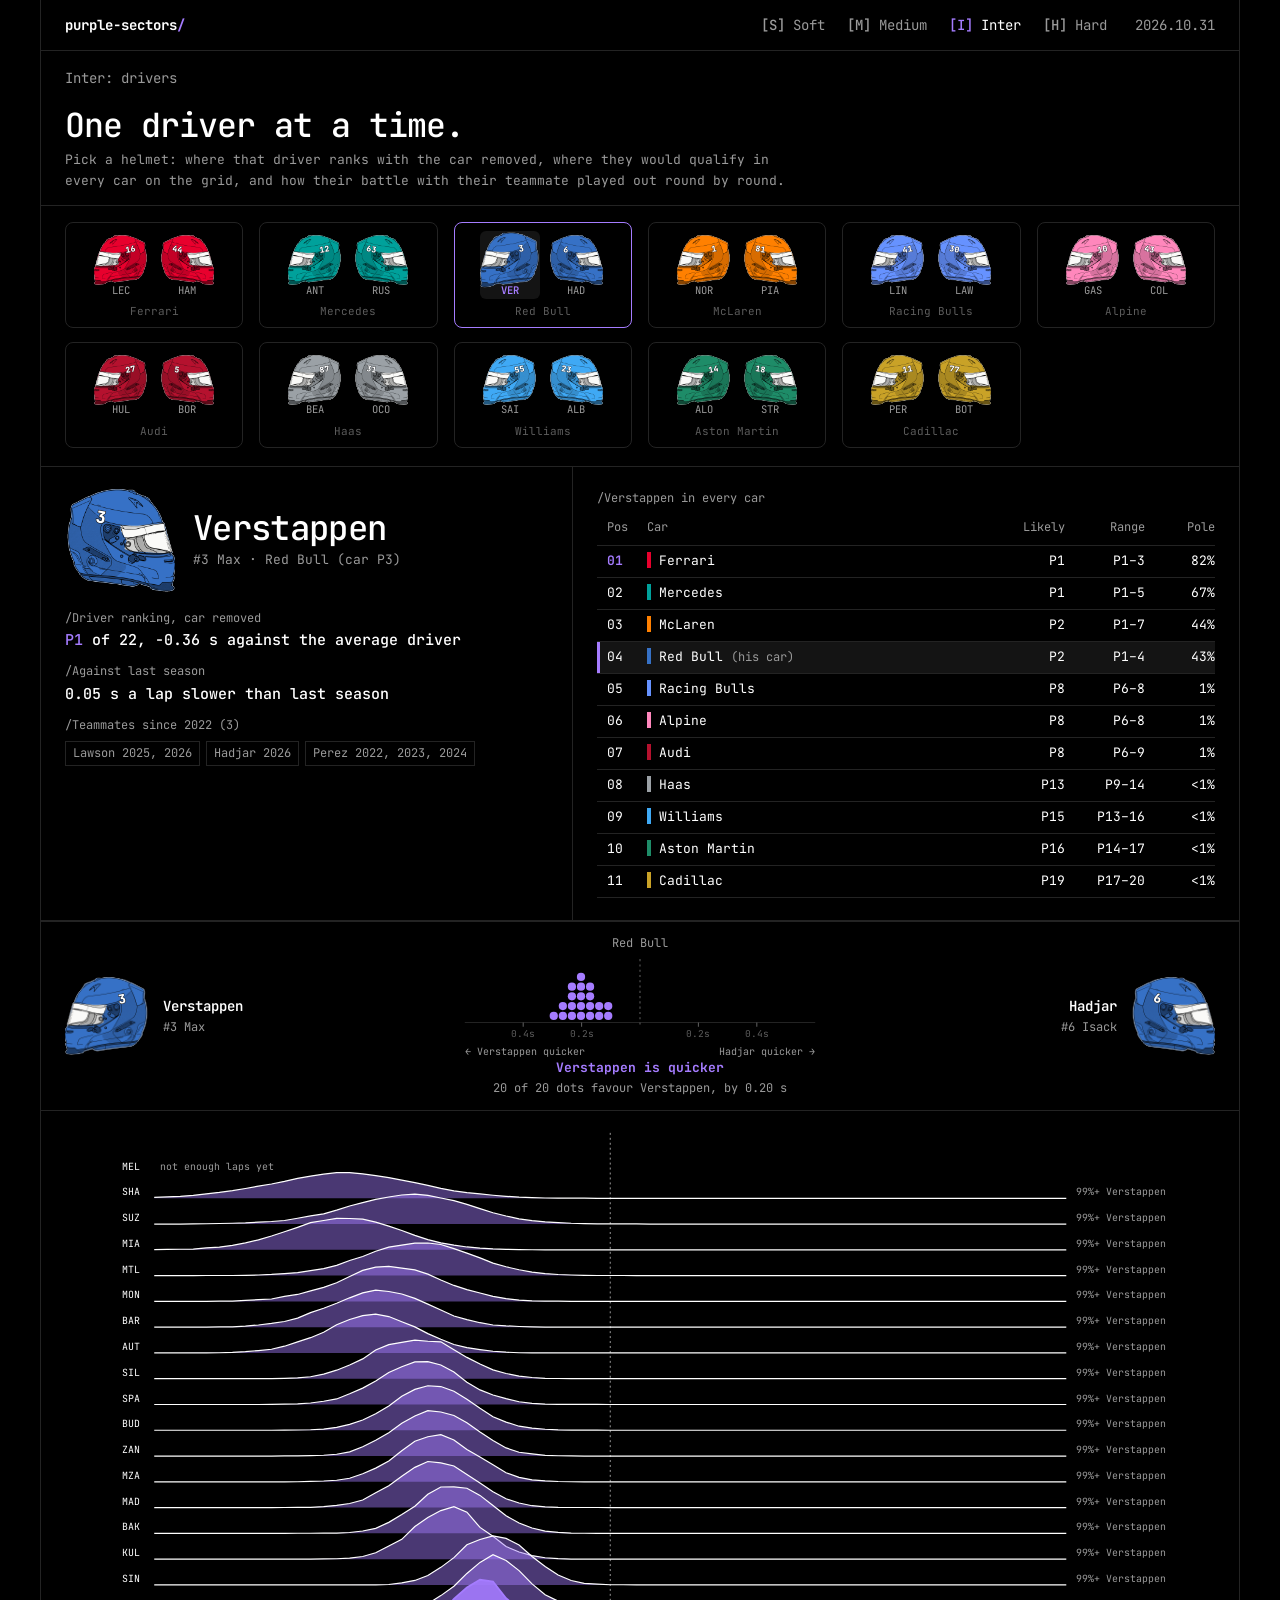
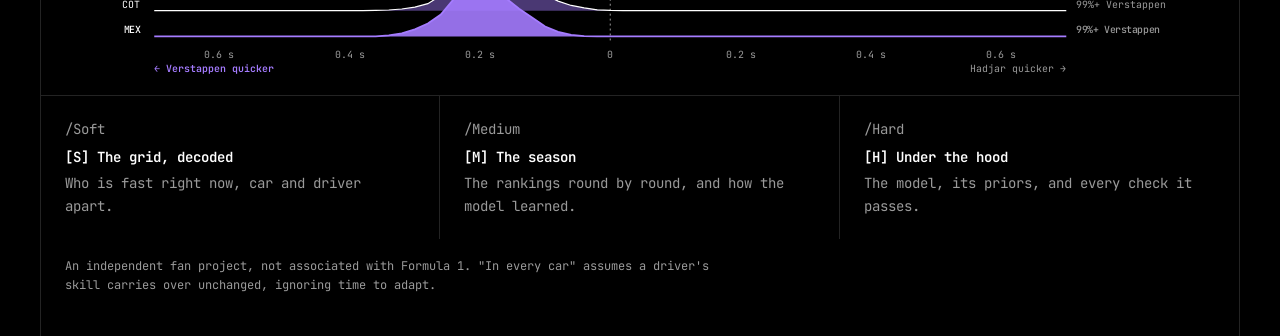
<file: site/inter.html>
<!doctype html>
<html lang="en">
<head>
<meta charset="utf-8">
<meta name="viewport" content="width=device-width, initial-scale=1">
<meta name="color-scheme" content="dark">
<meta name="theme-color" content="#000000">

<title>purple-sectors / Inter</title>
<link rel="icon" href="favicon.svg" type="image/svg+xml">
<link rel="icon" href="favicon-32.png" sizes="32x32" type="image/png">
<link rel="apple-touch-icon" href="apple-touch-icon.png">
<link rel="preconnect" href="https://fonts.googleapis.com">
<link rel="preconnect" href="https://fonts.gstatic.com" crossorigin>
<link href="https://fonts.googleapis.com/css2?family=JetBrains+Mono:wght@300..800&display=swap" rel="stylesheet">
<style>


:root{
  color-scheme: dark;                              /* always dark, whatever the computer's setting */
  --bg:#000000; --ink:#FFFFFF; --ink-2:#9A9A9A; --ink-3:#5C5C5C; --rule:#232323; --fill:#141414;
  --accent:#A57CFF;
}
*{box-sizing:border-box;margin:0}
body{background:var(--bg);color:var(--ink);font-family:"JetBrains Mono",ui-monospace,SFMono-Regular,Menlo,monospace;
  font-size:14px;line-height:1.6;-webkit-font-smoothing:antialiased;font-variant-numeric:tabular-nums}
a{color:inherit;text-decoration:none}
:focus-visible{outline:2px solid var(--accent);outline-offset:2px}
.page{max-width:1200px;margin:0 auto;border-left:1px solid var(--rule);border-right:1px solid var(--rule)}
.cell{border-bottom:1px solid var(--rule);padding:22px 24px}
.slash{color:var(--ink-2)}
.slash::before{content:"/"}
.count{color:var(--ink-2)}

/* nav */
nav{display:flex;flex-wrap:wrap;gap:8px 28px;align-items:center;padding:14px 24px;border-bottom:1px solid var(--rule)}
.home{font-weight:700;margin-right:auto}
.home::after{content:"/";color:var(--accent)}
.keys{display:flex;gap:22px;list-style:none;padding:0}
.keys a{color:var(--ink-2)} .keys a:hover{color:var(--ink)}
.keys a[aria-current="page"]{color:var(--ink)}
.keys b{font-weight:500}
.keys a[aria-current="page"] b{color:var(--accent)}
.stamp{color:var(--ink-2)}

/* section heads */
.head{display:flex;justify-content:space-between;align-items:baseline;gap:20px;padding:30px 24px 16px;border-bottom:1px solid var(--rule)}
.head h2{font-size:22px;font-weight:600;letter-spacing:-.02em}
.head p{color:var(--ink-2);max-width:60ch;margin-top:6px}

/* tables */
.thead,.trow{display:grid;align-items:center;gap:16px;padding:0 24px}
.thead{color:var(--ink-2);font-size:12px;padding-top:10px;padding-bottom:10px;border-bottom:1px solid var(--rule)}
.trow{min-height:52px;border-bottom:1px solid var(--rule)}
.trow:hover{background:var(--fill)}
.cars .thead,.cars .trow{grid-template-columns:40px 170px 1fr 110px 90px}
.r{text-align:right}
.rng{position:relative;height:20px}
.rng .ax{position:absolute;left:0;right:0;top:9px;height:1px;background:var(--rule)}
.rng .z{position:absolute;top:0;bottom:0;width:1px;background:var(--ink-3)}
.rng .ci{position:absolute;top:6px;height:8px;background:var(--ink-3)}
.rng .m{position:absolute;top:3px;width:2px;height:14px;margin-left:-1px;background:var(--ink)}
.trow.best .rng .m,.trow.best .rng .ci{background:var(--accent)}
.trow.best .pace{color:var(--accent)}
.axl{display:flex;justify-content:space-between;color:var(--ink-3);font-size:11px}


/* header + timeline */
.mhead{display:grid;grid-template-columns:1.1fr 1fr;border-bottom:1px solid var(--rule)}
.mhead .copy{padding:40px 24px 30px;border-right:1px solid var(--rule)}
.hello{color:var(--ink-2);margin-bottom:18px}
h1{font-weight:500;font-size:clamp(28px,3.8vw,46px);line-height:1.08;letter-spacing:-.03em}
.lede{margin-top:20px;max-width:52ch}
.controls{padding:28px 24px;display:flex;flex-direction:column;justify-content:flex-end;gap:16px}
.now{font-size:22px;font-weight:500;letter-spacing:-.02em}
.now small{display:block;font-size:12px;color:var(--ink-2);font-weight:400;letter-spacing:0}
.row{display:flex;gap:10px;align-items:center}
button{font:inherit;color:inherit;background:transparent;border:1px solid var(--rule);padding:6px 12px;cursor:pointer}
button:hover{background:var(--fill)}
button b{color:var(--accent);font-weight:500}
.timeline{display:grid;grid-template-columns:repeat(var(--n),minmax(0,1fr));gap:2px}
.timeline button{overflow:hidden;white-space:nowrap}
.timeline button{padding:8px 0 6px;border:0;border-top:3px solid var(--rule);font-size:10px;color:var(--ink-3)}
.timeline button.seen{border-top-color:var(--ink);color:var(--ink-2)}
.timeline button.cur{border-top-color:var(--accent);color:var(--ink)}
.timeline button.warn::after{content:"*";color:var(--ink-2)}
.note{font-size:12px;color:var(--ink-2)}

/* router */
.router{display:grid;grid-template-columns:repeat(3,1fr)}
.router > a,.router > div{padding:22px 24px;border-right:1px solid var(--rule);display:block}
.router > :last-child{border-right:0}
.router a:hover{background:var(--fill)}
.router .t{font-weight:600;margin:6px 0 4px}
.router p{color:var(--ink-2)}
.fine{padding:18px 24px 40px;color:var(--ink-2);font-size:12px;max-width:100ch}


/* duels */
.duel{display:grid;grid-template-columns:1fr minmax(260px,380px) 1fr;align-items:center;gap:20px;padding:16px 24px;border-bottom:1px solid var(--rule)}
.dr{display:flex;align-items:center;gap:14px;min-width:0}
.dr.b{flex-direction:row-reverse;text-align:right}

/* helmets */
.helm{position:relative;width:132px;aspect-ratio:360/336;flex:none;isolation:isolate}
.helm.mirror{transform:scaleX(-1)}
.helm i{position:absolute;inset:0}
.helm .base{background:#FAFAF8;-webkit-mask:var(--h-silh) center/contain no-repeat;mask:var(--h-silh) center/contain no-repeat}
.helm .paint{background:var(--team);-webkit-mask:var(--h-paint) center/contain no-repeat;mask:var(--h-paint) center/contain no-repeat}
.helm .ink{background:var(--h-line) center/contain no-repeat;mix-blend-mode:multiply}
.helm{container-type:inline-size}
.helm .num{position:absolute;left:52%;top:18%;width:32%;height:20%;display:flex;align-items:center;justify-content:center;
  font-weight:800;font-size:15cqw;line-height:1;color:#FFFFFF;-webkit-text-stroke:.07em #17181B;paint-order:stroke fill;
  transform:rotate(-10deg);letter-spacing:-.02em}
.helm.mirror .num{transform:scaleX(-1) rotate(10deg)}

button{font:inherit;color:inherit;background:transparent;border:1px solid var(--rule);padding:5px 11px;cursor:pointer;font-size:12px}
button:hover{background:var(--fill)}
.mhead.one{grid-template-columns:1fr}.mhead.one .copy{border-right:0}
/* profile */
.prof{display:grid;grid-template-columns:minmax(0,1fr) minmax(0,1.25fr);border-bottom:1px solid var(--rule)}
.prof > div{padding:22px 24px}.prof > div:first-child{border-right:1px solid var(--rule)}
.who{display:flex;gap:18px;align-items:center}.who .helm{width:110px}
.who .nm{font-size:clamp(24px,2.8vw,34px);font-weight:500;letter-spacing:-.02em;line-height:1.1}
.who .sub{color:var(--ink-2);font-size:13px;margin-top:4px}
.facts{margin-top:18px;display:grid;gap:10px}
.facts .k{color:var(--ink-2);font-size:12px}.facts .v{font-size:15px;font-weight:500}.facts .v b{color:var(--accent);font-weight:500}
.mates{display:flex;flex-wrap:wrap;gap:6px;margin-top:6px}
.mates span{font-size:12px;border:1px solid var(--rule);padding:2px 7px;color:var(--ink-2)}
.cars-t .h{display:grid;grid-template-columns:30px minmax(0,1fr) 64px 70px 60px;gap:0 10px;font-size:12px;color:var(--ink-2);padding:0 0 8px 10px;border-bottom:1px solid var(--rule)}
.cars-t .rw{display:grid;grid-template-columns:30px minmax(0,1fr) 64px 70px 60px;gap:0 10px;align-items:center;min-height:32px;padding-left:10px;border-bottom:1px solid var(--rule);font-size:13px}
.cars-t .rw.own{background:var(--fill);box-shadow:inset 3px 0 0 var(--accent)}
.cars-t .tc{display:inline-block;width:4px;height:16px;background:var(--team);margin-right:8px;vertical-align:-3px}
.cars-t .r{text-align:right}.cars-t .best{color:var(--accent);font-weight:600}
.mybattle{border-top:1px solid var(--rule)}
/* duels */
.duel{display:grid;grid-template-columns:1fr minmax(260px,380px) 1fr;align-items:center;gap:20px;padding:12px 24px;border-bottom:1px solid var(--rule);cursor:pointer}
.duel:hover{background:var(--fill)}
.dr{display:flex;align-items:center;gap:14px;min-width:0}.dr.b{flex-direction:row-reverse;text-align:right}
.duel .helm{width:84px}
.duel .mid{text-align:center}.duel .tm{color:var(--ink-2);font-size:12px;margin-bottom:4px}
.duel .vd{font-size:13px}.duel .vd .sub{display:block;color:var(--ink-2);font-size:12px}
.duel .nm{font-weight:600}.duel .sub{color:var(--ink-2);font-size:12px}.duel.clear .vd b{color:var(--accent)}
.dots{width:100%;height:auto;display:block}
.ridge{padding:6px 24px 18px;border-bottom:1px solid var(--rule)}.ridge svg{width:100%;height:auto;display:block}
.dens text{font-family:"JetBrains Mono",ui-monospace,monospace;font-size:10px;fill:var(--ink-2)}
.dens .fa{fill:var(--accent);opacity:.75}.dens .fb{fill:var(--ink-3);opacity:.55}
.dens .ln{fill:none;stroke:var(--ink);stroke-width:1.2}.dens .z{stroke:var(--ink-2);stroke-dasharray:2 3}
.dens .pa{fill:var(--accent);font-weight:600}.dens .lab{fill:var(--ink)}
.dens .row .fa{opacity:.45}.dens .row .fb{opacity:.35}
.dens .row.now .fa{opacity:.9}.dens .row.now .fb{opacity:.6}.dens .row.now .ln{stroke:var(--accent);stroke-width:1.8}
@media (max-width:860px){
  .cmp,.prof{grid-template-columns:1fr}.cmp > div:first-child,.prof > div:first-child{border-right:0;border-bottom:1px solid var(--rule)}
  .duel{grid-template-columns:1fr;gap:8px}.duel .dr.b{flex-direction:row;text-align:left}.duel .helm{width:56px}
  .router{grid-template-columns:1fr}.router > a,.router > div{border-right:0;border-bottom:1px solid var(--rule)}
}
:root{--h-line:url([data-uri]);--h-silh:url([data-uri]);--h-paint:url([data-uri])}

/* helmet picker: two rows of teams, with space between each team */
.picker{display:grid;grid-template-columns:repeat(6,minmax(0,1fr));gap:14px 16px;padding:16px 24px 18px;border-bottom:1px solid var(--rule)}
.pk-team{display:flex;flex-direction:column;align-items:center;padding:8px 6px 6px;border:1px solid var(--rule);border-radius:8px;min-width:0}
.pk-pair{display:flex;gap:6px}
.pk{display:flex;flex-direction:column;align-items:center;cursor:pointer;border:0;background:transparent;padding:4px 3px 2px;border-radius:6px;color:var(--ink-2)}
.pk .helm{width:54px;transition:scale .15s}
.pk:hover .helm,.pk:focus-visible .helm{scale:1.1}   /* 'scale', not 'transform': keeps the mirroring */
.pk .lb{font-size:10.5px;line-height:1.3;margin-top:-2px}
.pk[aria-pressed="true"]{background:var(--fill)}.pk[aria-pressed="true"] .lb{color:var(--accent);font-weight:600}
.pk[aria-pressed="true"] .helm{scale:1.1}
.pk-team:has(.pk[aria-pressed="true"]){border-color:var(--accent)}
.pk-name{font-size:11px;color:var(--ink-3);margin-top:4px;white-space:nowrap;overflow:hidden;text-overflow:ellipsis;max-width:100%}
@media (max-width:860px){.picker{grid-template-columns:repeat(3,minmax(0,1fr));gap:10px;padding:12px 14px}.pk .helm{width:44px}}
.mhead.one{grid-template-columns:1fr}.mhead.one .copy{border-right:0;padding:16px 24px 14px}
.mhead.one h1{font-size:clamp(24px,2.6vw,34px)}
.mhead.one .lede{margin-top:6px;font-size:13px;color:var(--ink-2);max-width:90ch}
</style>
</head>
<body>
<div class="page">
<nav aria-label="Pages">
  <a class="home" href="index.html">purple-sectors</a>
  <ul class="keys">
    <li><a href="index.html"><b>[S]</b> Soft</a></li>
    <li><a href="medium.html"><b>[M]</b> Medium</a></li>
    <li><a href="inter.html" aria-current="page"><b>[I]</b> Inter</a></li>
    <li><a href="hard.html"><b>[H]</b> Hard</a></li>
  </ul>
  <span class="stamp" id="stamp"></span>
</nav>

<header class="mhead one">
  <div class="copy">
    <p class="hello">Inter: drivers</p>
    <h1>One driver at a time.</h1>
    <p class="lede">Pick a helmet: where that driver ranks with the car removed, where they would qualify in every car on the grid, and how their battle with their teammate played out round by round.</p>
  </div>
</header>

<div class="picker" id="picker" role="group" aria-label="Pick a driver"></div>

<section class="prof" id="prof" aria-live="polite">
  <div><div class="who" id="p-who"></div><div class="facts" id="p-facts"></div></div>
  <div><div class="slash" style="color:var(--ink-2);font-size:12px;margin-bottom:10px" id="p-cars-h">In every car</div><div class="cars-t" id="p-cars"></div></div>
</section>
<div class="mybattle" id="p-battle"></div>

<section class="router" aria-label="More">
  <a href="index.html"><span class="slash">Soft</span><div class="t">[S] The grid, decoded</div><p>Who is fast right now, car and driver apart.</p></a>
  <a href="medium.html"><span class="slash">Medium</span><div class="t">[M] The season</div><p>The rankings round by round, and how the model learned.</p></a>
  <a href="hard.html"><span class="slash">Hard</span><div class="t">[H] Under the hood</div><p>The model, its priors, and every check it passes.</p></a>
</section>
<p class="fine">An independent fan project, not associated with Formula 1. "In every car" assumes a driver's skill carries over unchanged, ignoring time to adapt.</p>
</div>
<script src="config.js"></script>
<script>
const TEAM = {"Mercedes":"#00A19B","Red Bull":"#3671C6","Ferrari":"#E8002D","McLaren":"#FF8000","Alpine":"#FF87BC",
  "Racing Bulls":"#6692FF","Audi":"#B5112E","Haas":"#9BA1A6","Williams":"#3FA9F5","Aston Martin":"#1E8C68","Cadillac":"#C9A227"};
const $ = id => document.getElementById(id);
const minus = s => String(s).replace('-', '\u2212');
const sec = (v, d = 2) => minus((v > 0 ? '+' : '') + v.toFixed(d)) + ' s';
const pct = p => p >= 0.995 ? '99%+' : p < 0.005 ? '<1%' : Math.round(p * 100) + '%';
const cap = w => w.charAt(0) + w.slice(1).toLowerCase();
const last = n => cap(n.split(' ').slice(-1)[0]);
const first = n => n.split(' ')[0];
const CODE = {"Melbourne":"MEL","Shanghai":"SHA","Suzuka":"SUZ","Miami Gardens":"MIA","Montréal":"MTL","Monte Carlo":"MON","Barcelona":"BAR",
  "Spielberg":"AUT","Silverstone":"SIL","Spa-Francorchamps":"SPA","Budapest":"BUD","Zandvoort":"ZAN","Monza":"MZA","Madrid":"MAD",
  "Baku":"BAK","Kuala Lumpur":"KUL","Marina Bay":"SIN","Singapore":"SIN","Austin":"COT","Mexico City":"MEX","São Paulo":"SAO","Las Vegas":"LVS","Lusail":"LUS","Yas Island":"ABU","Yas Marina":"ABU"};
const code = loc => CODE[loc] || String(loc).slice(0, 3).toUpperCase();
const helmet = (d, team, mirror) => `<div class="helm${mirror ? ' mirror' : ''}" style="--team:${TEAM[team] || '#888888'}" aria-hidden="true"><i class="base"></i><i class="paint"></i><i class="ink"></i><b class="num">${d.number}</b></div>`;
const getJSON = u => fetch(u, { cache: 'no-cache' }).then(r => r.ok ? r.json() : null).catch(() => null);
let SOFT, DRAWS, NET, SNAPS = [], DRV = {};

// driver-by-car fit: the posterior for pairs that happened, a fixed draw from the prior for pairs that did not
const seeded = key => { let h = 2166136261; for (const ch of key) h = Math.imul(h ^ ch.charCodeAt(0), 16777619);
  return () => { h = Math.imul(h ^ (h >>> 15), 2246822507); h = Math.imul(h ^ (h >>> 13), 3266489909); return ((h ^= h >>> 16) >>> 0) / 4294967296; }; };
const FITZ = {};
function fitDraws(code, car) {
  const seen = DRAWS.fit && DRAWS.fit[code] && DRAWS.fit[code][car];
  if (seen) return seen;
  const key = code + '|' + car;
  if (!FITZ[key]) { const u = seeded(key), sf = DRAWS.sigma_fit || [];
    FITZ[key] = Array.from({ length: DRAWS.n }, (_, i) => (sf[i] || 0) * Math.sqrt(-2 * Math.log(1 - u())) * Math.cos(2 * Math.PI * u())); }
  return FITZ[key];
}
function counterfactual(code, car) {
  const n = DRAWS.n, grid = SOFT.drivers.filter(d => DRAWS.drivers[d.code] && DRAWS.cars[d.team]);
  const me = DRAWS.drivers[code], C = DRAWS.cars[car], F = fitDraws(code, car), ranks = [];
  const seatPace = grid.map(d => { const f = fitDraws(d.code, d.team); return DRAWS.cars[d.team].map((v, i) => v + DRAWS.drivers[d.code][i] + f[i]); });
  for (let i = 0; i < n; i++) {
    const mine = C[i] + me[i] + F[i];
    let r = 1; grid.forEach((d, k) => { if (d.code !== code && seatPace[k][i] < mine) r++; });
    ranks.push(r);
  }
  const pace = me.map((v, i) => v + C[i] + F[i]), own = DRV[code].team, OF = fitDraws(code, own), ownPace = me.map((v, i) => v + DRAWS.cars[own][i] + OF[i]);
  const q = (a, p) => { const s = [...a].sort((x, y) => x - y); return s[Math.floor((s.length - 1) * p)]; };
  return { ranks, N: grid.length, med: q(ranks, 0.5), lo: q(ranks, 0.1), hi: q(ranks, 0.9), pole: ranks.filter(r => r === 1).length / n,
           pace: q(pace, 0.5), delta: q(pace.map((v, i) => v - ownPace[i]), 0.5) };
}
const family = name => name.split(' ').slice(1).map(cap).join(' ') || name;
const nameOf = c => { const n = NET && NET.nodes.find(n => n.id === c); return n ? family(n.name) : (DRV[c] ? last(DRV[c].name) : c); };
let SEL = null, PAIRS = [];
function buildPairs() {                                   // teammate pairs since 2022, from the network data
  const by = {};
  (NET ? NET.edges : []).forEach(e => { const k = [e.a, e.b].sort().join('|'); (by[k] = by[k] || { a: e.a < e.b ? e.a : e.b, b: e.a < e.b ? e.b : e.a, rounds: 0, list: [] }); by[k].rounds += e.rounds; by[k].list.push(e); });
  PAIRS = Object.values(by);
}

/* ---------- helmet picker: every driver, grouped by car (fastest car first) ---------- */
function buildPicker() {
  const cars = [...SOFT.cars].sort((x, y) => x.med - y.med).map(c => c.team);
  const box = $('picker');
  box.innerHTML = cars.map(t => {
    const ds = SOFT.drivers.filter(d => d.team === t);
    if (!ds.length) return '';
    return `<div class="pk-team"><div class="pk-pair">${ds.map((d, i) => `<button class="pk" type="button" data-code="${d.code}" aria-pressed="false" aria-label="${d.name}, ${t}">${helmet(d, t, i === 1)}<span class="lb">${d.code}</span></button>`).join('')}</div><div class="pk-name">${t}</div></div>`;
  }).join('');
  box.querySelectorAll('.pk').forEach(b => b.addEventListener('click', () => choose(b.dataset.code, true)));
  // arrow keys move along the row of helmets
  box.addEventListener('keydown', e => {
    if (!['ArrowLeft', 'ArrowRight'].includes(e.key)) return;
    const all = [...box.querySelectorAll('.pk')], i = all.findIndex(b => b.dataset.code === SEL), j = (i + (e.key === 'ArrowRight' ? 1 : -1) + all.length) % all.length;
    e.preventDefault(); choose(all[j].dataset.code, true); all[j].focus();
  });
}
function choose(code, push) {
  if (!DRV[code]) return;
  SEL = code;
  $('picker').querySelectorAll('.pk').forEach(b => b.setAttribute('aria-pressed', b.dataset.code === code));
  if (push && location.hash !== '#' + code) history.pushState(null, '', '#' + code);
  renderProfile();
}
window.addEventListener('popstate', () => { const c = location.hash.slice(1).toUpperCase(); if (DRV[c]) choose(c, false); });

/* ---------- the selected driver's profile ---------- */
function renderProfile() {
  const code = SEL, d = DRV[code], rank = SOFT.drivers.indexOf(d) + 1, n = NET.nodes.find(x => x.id === code);
  const cars = [...SOFT.cars].sort((x, y) => x.med - y.med), carRank = cars.findIndex(c => c.team === d.team) + 1;
  $('p-who').innerHTML = helmet(d, d.team, true) + `<div><div class="nm">${last(d.name)}</div><div class="sub">#${d.number} ${d.name.split(' ')[0]} &middot; ${d.team} (car P${carRank})</div></div>`;
  const mates = PAIRS.filter(p => p.a === code || p.b === code).map(p => ({ id: p.a === code ? p.b : p.a, list: p.list })).filter(m => PS.shown(m.id)).sort((x, y) => Math.max(...y.list.map(e => e.season)) - Math.max(...x.list.map(e => e.season)));
  const vh = d.vs_history, hist = d.history ? (Math.abs(vh) < 0.02 ? 'right in line with last season' : `${Math.abs(vh).toFixed(2)} s a lap ${vh < 0 ? 'faster' : 'slower'} than last season`) : 'his first season in the model, so 2026 alone decides';
  $('p-facts').innerHTML = `
    <div><div class="k slash">Driver ranking, car removed</div><div class="v"><b>P${rank}</b> of ${SOFT.drivers.length}, ${sec(d.skill[1])} against the average driver</div></div>
    <div><div class="k slash">Against last season</div><div class="v">${hist}</div></div>
    <div><div class="k slash">Teammates since 2022 (${mates.length})</div><div class="mates">${mates.map(m => `<span>${nameOf(m.id)} ${[...new Set(m.list.map(e => e.season))].sort().join(', ')}</span>`).join('')}</div></div>`;
  // where he would qualify in each car (counterfactual against everyone else in their seats)
  const rows = cars.map(c => ({ c: c.team, r: counterfactual(code, c.team) })).sort((x, y) => x.r.med - y.r.med || y.r.pole - x.r.pole);
  $('p-cars-h').textContent = `${last(d.name)} in every car`;
  $('p-cars').innerHTML = `<div class="h"><span>Pos</span><span>Car</span><span class="r">Likely</span><span class="r">Range</span><span class="r">Pole</span></div>` +
    rows.map((x, i) => `<div class="rw${x.c === d.team ? ' own' : ''}" style="--team:${TEAM[x.c] || '#888'}"><span class="${i === 0 ? 'best' : ''}">${String(i + 1).padStart(2, '0')}</span>
      <span><i class="tc"></i>${x.c}${x.c === d.team ? ' <span style="color:var(--ink-2);font-size:12px">(his car)</span>' : ''}</span>
      <span class="r">P${x.r.med}</span><span class="r">P${x.r.lo}\u2013${x.r.hi}</span><span class="r">${pct(x.r.pole)}</span></div>`).join('');
  // his teammate battle, opened with its season ridgeline
  const pair = SOFT.pairs.find(p => p.a.code === code || p.b.code === code);
  $('p-battle').innerHTML = pair ? duelHTML(pair, true) : '';
  if (pair && ORIENT[pair.team]) ridgeline(pair.team, $('p-battle').querySelector('.ridge svg'));
}

/* ---------- teammate battles with the season ridgeline ---------- */
const dotplot = (dots, a, b) => {
  const W = 360, H = 96, pad = 14, r = 4.3, lo = -0.6, hi = 0.6, base = H - 34;
  const x = v => pad + (Math.max(lo, Math.min(hi, v)) - lo) / (hi - lo) * (W - 2 * pad);
  const cols = {};
  const circles = dots.map(v => {
    const k = Math.floor((x(v) - x(0)) / (2 * r)); cols[k] = (cols[k] || 0) + 1;   // columns start at zero, so dots never straddle it
    const cx = x(0) + (k + 0.5) * 2 * r, cy = base - 2 - r - (cols[k] - 1) * (2 * r + 0.6);
    return `<circle cx="${cx.toFixed(1)}" cy="${cy.toFixed(1)}" r="${r - 0.4}" fill="${v < 0 ? 'var(--accent)' : 'var(--ink-3)'}"/>`;
  }).join('');
  const z = x(0);
  return `<svg viewBox="0 0 ${W} ${H}" class="dots" role="img" aria-label="${dots.filter(v => v < 0).length} of 20 dots favour ${a}">
    <path d="M${pad} ${base}H${W - pad}" stroke="var(--rule)"/><path d="M${z} ${base - 60}V${base + 4}" stroke="var(--ink-3)" stroke-dasharray="2 3"/>
    ${[-0.4, -0.2, 0.2, 0.4].map(t => `<path d="M${x(t)} ${base}v4" stroke="var(--ink-3)"/><text x="${x(t)}" y="${base + 14}" text-anchor="middle" font-size="9" fill="var(--ink-3)">${Math.abs(t).toFixed(1)}s</text>`).join('')}
    ${circles}
    <text x="${pad}" y="${H - 3}" font-size="9.5" fill="var(--ink-2)">\u2190 ${a} quicker</text>
    <text x="${W - pad}" y="${H - 3}" text-anchor="end" font-size="9.5" fill="var(--ink-2)">${b} quicker \u2192</text></svg>`;
};

const lin = (a, b, n) => Array.from({ length: n }, (_, i) => a + (b - a) * i / (n - 1));
const gridOf = s => s.grid ? lin(s.grid[0], s.grid[1], s.grid[2]) : lin(-0.8, 0.8, 81);
const normalOn = (x, m, sd) => x.map(v => Math.exp(-0.5 * ((v - m) / sd) ** 2) / (sd * Math.sqrt(2 * Math.PI)));
let ORIENT = {};                       // team -> {a, b} codes, fixed from the latest round
function pairAt(s, team) {
  const t = s.teammates.find(t => t.team === team); if (!t) return null;
  const x = gridOf(s), o = ORIENT[team];
  let d = t.density || normalOn(x, t.gap, Math.max(0.01, (t.hi - t.lo) / 3.29)), p = t.p, gap = t.gap, A = t.a, B = t.b;
  if (o && t.a.code === o.b && t.b.code === o.a) { d = [...d].reverse(); p = 1 - p; gap = -gap; [A, B] = [B, A]; }
  return { x, d, p, gap, A, B };
}
const XR = [-0.7, 0.7];
function densPath(x, d, X, Y) { return 'M' + x.map((v, i) => `${X(v).toFixed(1)} ${Y(d[i]).toFixed(1)}`).join('L'); }
function densArea(x, d, X, Y, y0) { return densPath(x, d, X, Y) + `L${X(x[x.length - 1]).toFixed(1)} ${y0}L${X(x[0]).toFixed(1)} ${y0}Z`; }
const peak = {};
function ridgeline(team, svg) {
  const n = SNAPS.length, rowH = 26, top = 30, H = top + n * rowH + 40, W = 1160;
  svg.setAttribute('viewBox', `0 0 ${W} ${H}`);
  const X = v => 90 + (v - XR[0]) / (XR[1] - XR[0]) * (W - 240), amp = rowH * 2.2 / peak[team];
  const latest = pairAt(SNAPS[n - 1], team);
  const x0 = X(XR[0]), x1 = X(XR[1]);
  let out = `<clipPath id="pc${team.replace(/\W/g,'')}"><rect x="${x0}" y="0" width="${x1 - x0}" height="${H}"/></clipPath>
    <line class="z" x1="${X(0)}" x2="${X(0)}" y1="${top - 14}" y2="${top + n * rowH + 6}"/>`;
  SNAPS.forEach((s, i) => {
    const P = pairAt(s, team), y0 = top + (i + 1) * rowH, cls = i === n - 1 ? 'row now' : 'row';
    out += `<g class="${cls}"><text class="lab" x="76" y="${y0 - 3}" text-anchor="end">${code(s.location)}</text>`;
    if (P) {
      const Y = v => y0 - v * amp, id = `r${i}`;
      out += `<clipPath id="RL${team.replace(/\W/g,'')}${id}"><rect x="${x0}" y="0" width="${X(0) - x0}" height="${H}"/></clipPath><clipPath id="RR${team.replace(/\W/g,'')}${id}"><rect x="${X(0)}" y="0" width="${x1 - X(0)}" height="${H}"/></clipPath>
        <path class="fa" clip-path="url(#RL${team.replace(/\W/g,'')}${id})" d="${densArea(P.x, P.d, X, Y, y0)}"/><path class="fb" clip-path="url(#RR${team.replace(/\W/g,'')}${id})" d="${densArea(P.x, P.d, X, Y, y0)}"/>
        <path class="ln" clip-path="url(#pc${team.replace(/\W/g,'')})" d="${densPath(P.x, P.d, X, Y)}"/>
        <text x="${W - 140}" y="${y0 - 3}">${pct(P.p)} ${last(P.A.name)}</text>`;
    } else out += `<text x="${x0 + 6}" y="${y0 - 3}">not enough laps yet</text>`;
    out += '</g>';
  });
  const yb = top + n * rowH + 22;
  out += [-0.6, -0.4, -0.2, 0, 0.2, 0.4, 0.6].map(v => `<text x="${X(v)}" y="${yb}" text-anchor="middle">${v === 0 ? '0' : Math.abs(v).toFixed(1) + ' s'}</text>`).join('');
  out += `<text x="${x0}" y="${yb + 14}" class="pa">\u2190 ${last(latest.A.name)} quicker</text><text x="${x1}" y="${yb + 14}" text-anchor="end">${last(latest.B.name)} quicker \u2192</text>`;
  svg.innerHTML = out;
}


function duelHTML(p, open) {
  const clear = p.p >= 0.95, close = p.p < 0.8, A = last(p.a.name), B = last(p.b.name);
  const head = clear ? `<b>${A} is quicker</b>` : close ? `<b>Too close to call</b>` : `<b>Probably ${A}</b>`;
  const n = p.dots.filter(v => v < 0).length;
  const side = (d, flip) => `<div class="dr ${flip ? 'b' : 'a'}">${helmet(d, p.team, flip)}<div style="min-width:0"><div class="nm">${last(d.name)}</div><div class="sub">#${d.number} ${first(d.name)}</div></div></div>`;
  return `<article class="duel${clear ? ' clear' : ''}" data-team="${p.team}" tabindex="0" aria-expanded="${open}" aria-label="${p.team}: ${p.a.name} versus ${p.b.name}">${side(p.a, false)}<div class="mid"><div class="tm">${p.team}</div>${dotplot(p.dots, A, B)}<div class="vd">${head}<span class="sub">${n} of 20 dots favour ${A}, by ${Math.abs(p.gap).toFixed(2)} s</span></div></div>${side(p.b, true)}</article><div class="ridge"${open ? '' : ' hidden'}><svg class="dens"></svg></div>`;
}
/* ---------- boot ---------- */
Promise.all([getJSON('data/soft.json'), getJSON('data/snapshots/index.json'), getJSON('data/network.json')]).then(([soft, idx, net]) => {
  SOFT = soft; NET = net;
  soft.drivers = (soft.drivers || []).filter(PS.shown);
  soft.drivers.forEach(d => DRV[d.code] = d);
  const latest = idx.rounds[idx.rounds.length - 1];
  return Promise.all([getJSON('data/snapshots/' + latest.file.replace('.json', '_draws.json')), ...idx.rounds.map(r => getJSON('data/snapshots/' + r.file))]);
}).then(([draws, ...snaps]) => {
  DRAWS = draws; SNAPS = snaps.filter(Boolean).sort((a, b) => a.round - b.round);
  $('stamp').textContent = SOFT.date;
  if (!(SOFT.drivers.length && DRAWS && DRAWS.cross_team)) { $('prof').hidden = true; $('picker').textContent = 'Driver profiles arrive with the next model update.'; return; }
  buildPairs(); buildPicker();
  // ridgelines need each team's orientation and the season's tallest curve
  SNAPS[SNAPS.length - 1].teammates.forEach(t => {
    ORIENT[t.team] = { a: t.a.code, b: t.b.code };
    peak[t.team] = Math.max(...SNAPS.map(s => { const p = pairAt(s, t.team); return p ? Math.max(...p.d) : 0; }));
  });
  const fromHash = location.hash.slice(1).toUpperCase();
  choose(DRV[fromHash] ? fromHash : SOFT.drivers[0].code, false);
}).catch(e => { console.error(e); $('stamp').textContent = ''; $('picker').textContent = 'Data is refreshing. Check back in a few minutes.'; });
</script>
</body>
</html>
</file>
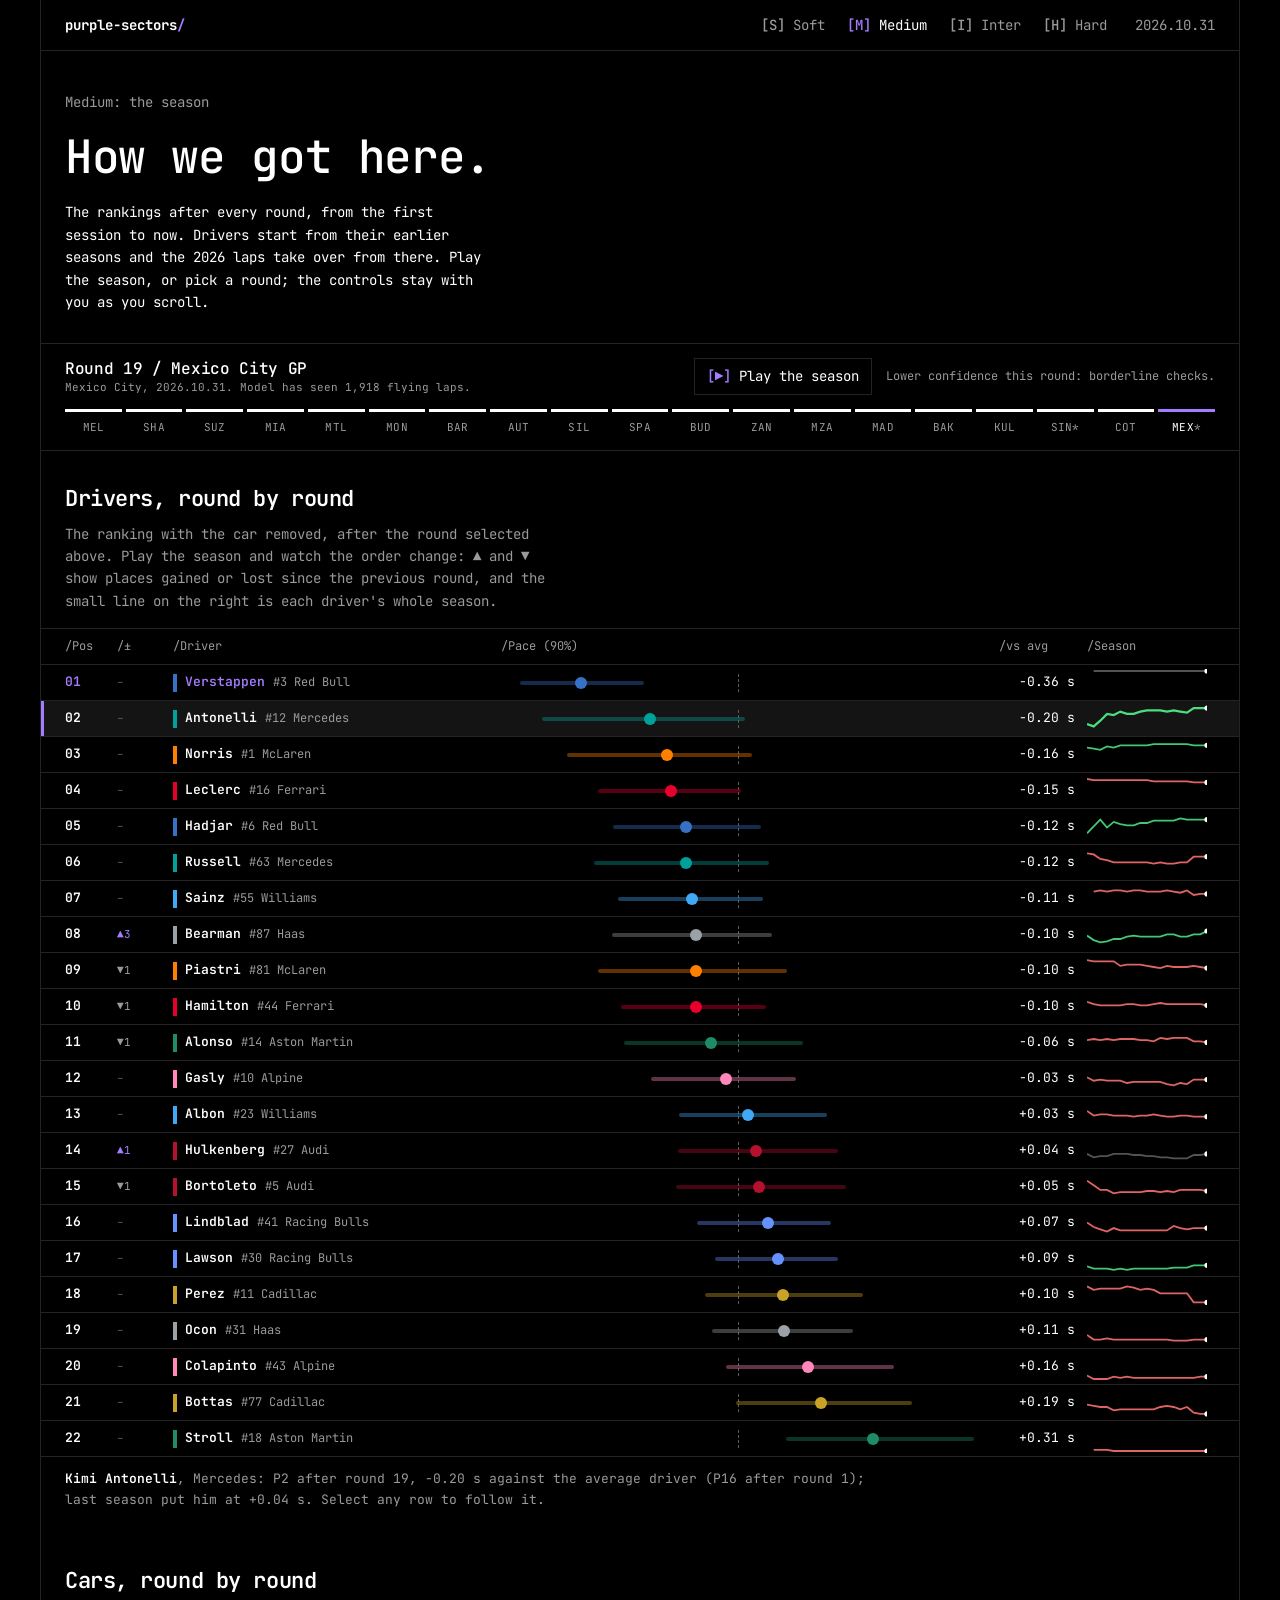
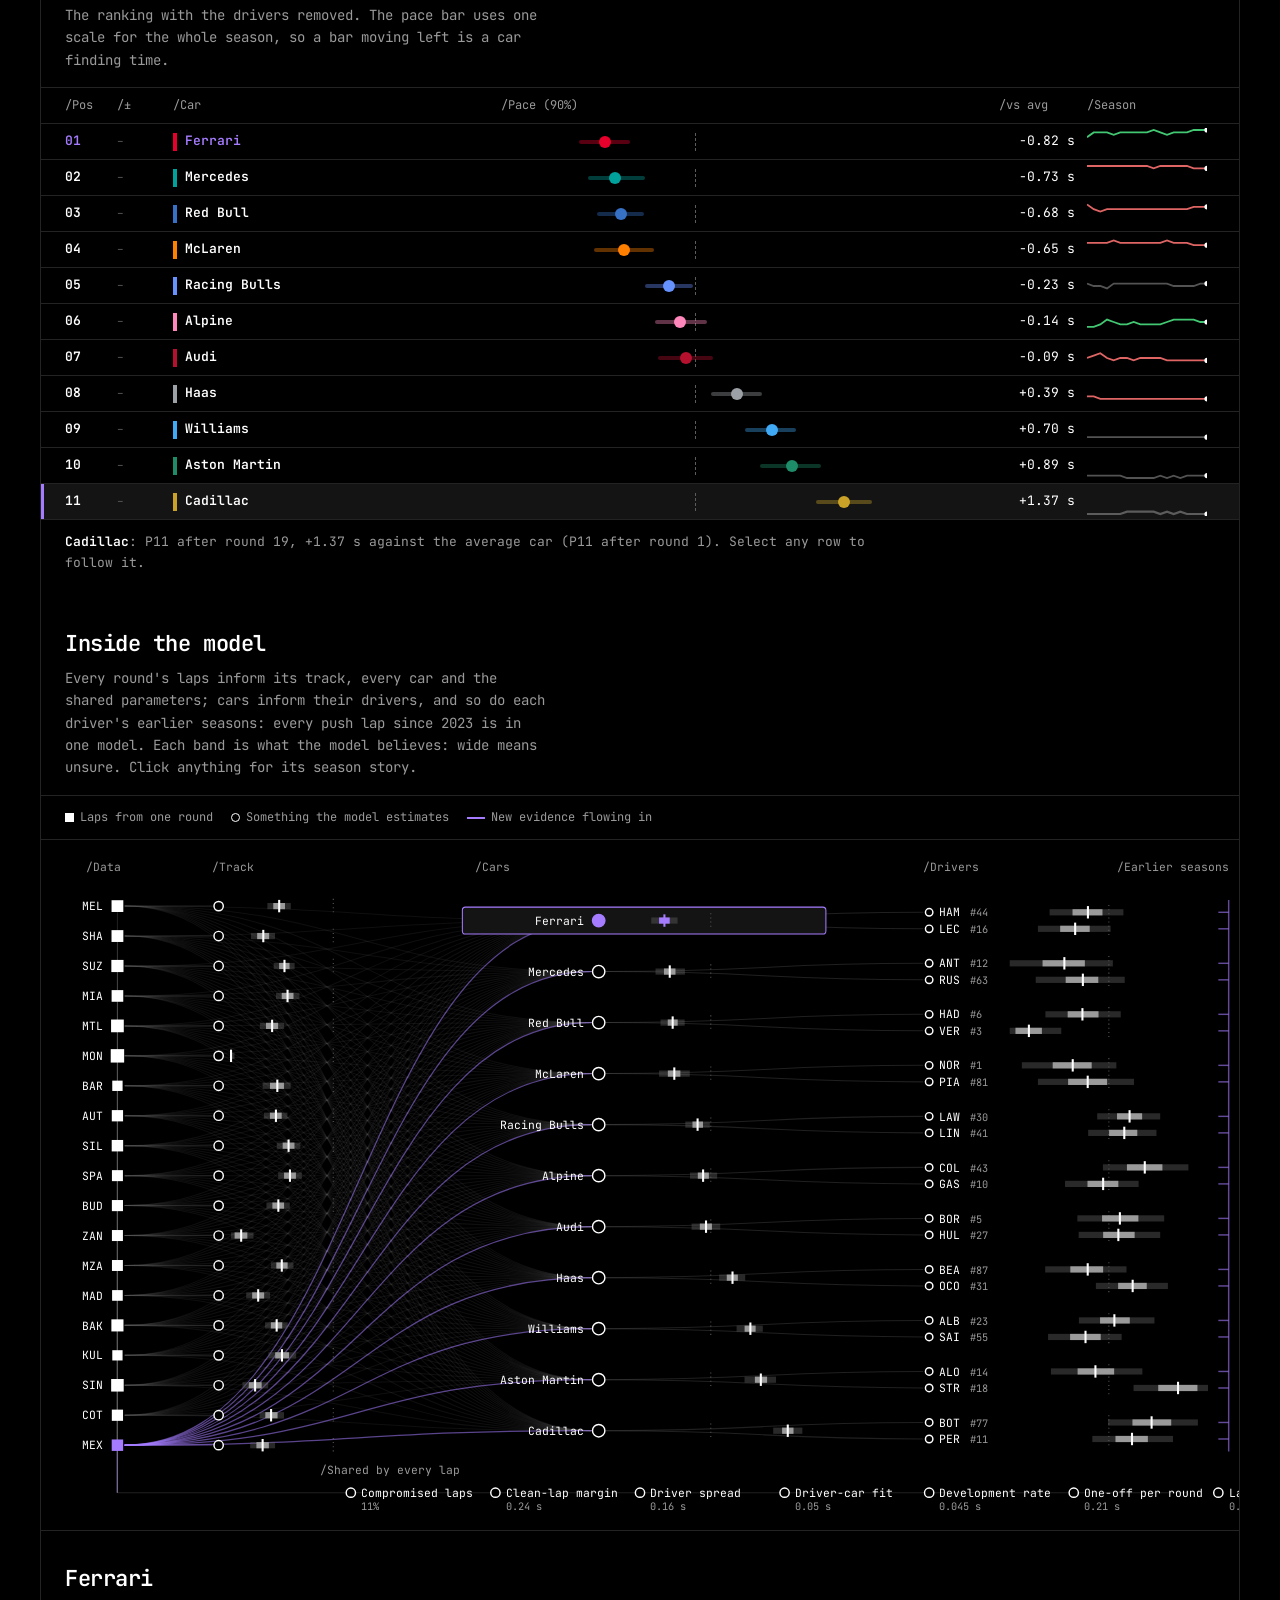
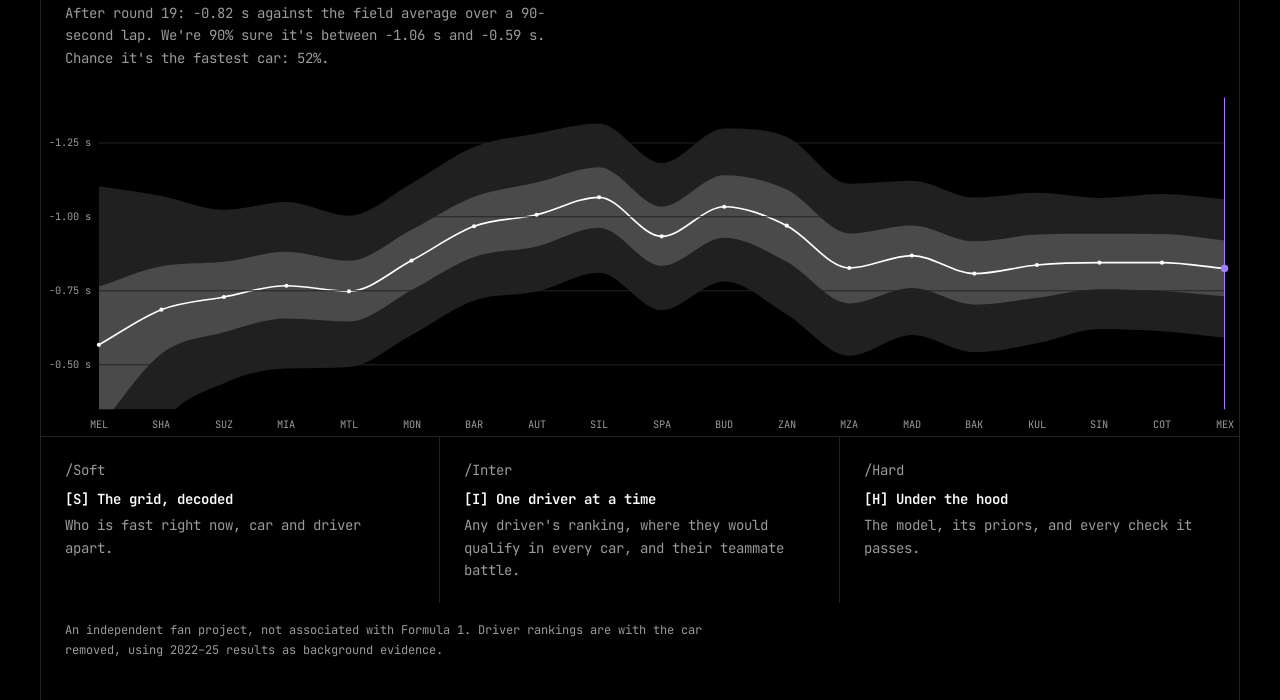
<file: site/medium.html>
<!doctype html>
<html lang="en">
<head>
<meta charset="utf-8">
<meta name="viewport" content="width=device-width, initial-scale=1">
<meta name="color-scheme" content="dark">
<meta name="theme-color" content="#000000">

<title>purple-sectors / Medium</title>
<link rel="icon" href="favicon.svg" type="image/svg+xml">
<link rel="icon" href="favicon-32.png" sizes="32x32" type="image/png">
<link rel="apple-touch-icon" href="apple-touch-icon.png">
<link rel="preconnect" href="https://fonts.googleapis.com">
<link rel="preconnect" href="https://fonts.gstatic.com" crossorigin>
<link href="https://fonts.googleapis.com/css2?family=JetBrains+Mono:wght@300..800&display=swap" rel="stylesheet">
<style>
:root{
  color-scheme: dark;                              /* always dark, whatever the computer's setting */
  --bg:#000000; --ink:#FFFFFF; --ink-2:#9A9A9A; --ink-3:#5C5C5C; --rule:#232323; --fill:#141414;
  --accent:#A57CFF;
}
*{box-sizing:border-box;margin:0}
body{background:var(--bg);color:var(--ink);font-family:"JetBrains Mono",ui-monospace,SFMono-Regular,Menlo,monospace;
  font-size:14px;line-height:1.6;-webkit-font-smoothing:antialiased;font-variant-numeric:tabular-nums}
a{color:inherit;text-decoration:none}
:focus-visible{outline:2px solid var(--accent);outline-offset:2px}
.page{max-width:1200px;margin:0 auto;border-left:1px solid var(--rule);border-right:1px solid var(--rule)}
.cell{border-bottom:1px solid var(--rule);padding:22px 24px}
.slash{color:var(--ink-2)}
.slash::before{content:"/"}
.count{color:var(--ink-2)}

/* nav */
nav{display:flex;flex-wrap:wrap;gap:8px 28px;align-items:center;padding:14px 24px;border-bottom:1px solid var(--rule)}
.home{font-weight:700;margin-right:auto}
.home::after{content:"/";color:var(--accent)}
.keys{display:flex;gap:22px;list-style:none;padding:0}
.keys a{color:var(--ink-2)} .keys a:hover{color:var(--ink)}
.keys a[aria-current="page"]{color:var(--ink)}
.keys b{font-weight:500}
.keys a[aria-current="page"] b{color:var(--accent)}
.stamp{color:var(--ink-2)}

/* section heads */
.head{display:flex;justify-content:space-between;align-items:baseline;gap:20px;padding:30px 24px 16px;border-bottom:1px solid var(--rule)}
.head h2{font-size:22px;font-weight:600;letter-spacing:-.02em}
.head p{color:var(--ink-2);max-width:60ch;margin-top:6px}

/* router */
.router{display:grid;grid-template-columns:repeat(3,1fr)}
.router > a,.router > div{padding:22px 24px;border-right:1px solid var(--rule);display:block}
.router > :last-child{border-right:0}
.router a:hover{background:var(--fill)}
.router .t{font-weight:600;margin:6px 0 4px}
.router p{color:var(--ink-2)}
.fine{padding:18px 24px 40px;color:var(--ink-2);font-size:12px;max-width:100ch}


/* header + timeline */
.mhead{display:grid;grid-template-columns:1fr;border-bottom:1px solid var(--rule)}
.mhead .copy{padding:40px 24px 30px}
.hello{color:var(--ink-2);margin-bottom:18px}
h1{font-weight:500;font-size:clamp(28px,3.8vw,46px);line-height:1.08;letter-spacing:-.03em}
.lede{margin-top:20px;max-width:52ch}
.transport{position:sticky;top:0;z-index:20;background:var(--bg);border-bottom:1px solid var(--rule);
  display:grid;grid-template-columns:minmax(0,1fr) auto;gap:14px 24px;align-items:center;padding:14px 24px 12px}
.transport .note{margin:0;color:var(--ink-2);font-size:12px}
.transport .row .note{white-space:nowrap}
.now{font-size:16px;font-weight:500;letter-spacing:-.02em;line-height:1.2}
.now small{display:block;font-size:11px;color:var(--ink-2);font-weight:400;letter-spacing:0;margin-top:2px}
@media (max-width:860px){.transport{grid-template-columns:1fr;gap:10px;padding:10px 14px}.transport .row{justify-content:space-between}.timeline{gap:2px}.timeline button{font-size:9px;letter-spacing:0}}
.row{display:flex;gap:14px;align-items:center;flex-wrap:wrap;justify-content:flex-end}
button{font:inherit;color:inherit;background:transparent;border:1px solid var(--rule);padding:6px 12px;cursor:pointer}
button:hover{background:var(--fill)}
button b{color:var(--accent);font-weight:500}
.timeline{grid-column:1 / -1;display:grid;grid-template-columns:repeat(var(--n),minmax(0,1fr));gap:4px}
.timeline button{overflow:hidden;white-space:nowrap}
.timeline button{padding:7px 0 2px;border:0;border-top:3px solid var(--rule);font-size:11px;letter-spacing:.02em;color:var(--ink-3)}
.timeline button.seen{border-top-color:var(--ink);color:var(--ink-2)}
.timeline button.cur{border-top-color:var(--accent);color:var(--ink)}
.timeline button.warn::after{content:"*";color:var(--ink-2)}
.note{font-size:12px;color:var(--ink-2)}

/* graph */
.gwrap{overflow-x:auto;border-bottom:1px solid var(--rule)}
#graph{display:block;min-width:980px;width:100%;height:auto}
#graph text{font-family:"JetBrains Mono",ui-monospace,monospace;fill:var(--ink)}
#graph .lbl{font-size:11px}
#graph .sub{font-size:10px;fill:var(--ink-2)}
#graph .col{font-size:11px;fill:var(--ink-2)}
#graph .edge{fill:none;stroke:var(--ink-3);stroke-opacity:.16;stroke-width:1}
#graph .edge.hot{stroke:var(--accent);stroke-opacity:.55;stroke-width:1.2}
#graph .edge.tie{stroke-opacity:.35}
#graph .edge.hist{stroke:var(--accent);stroke-opacity:.6;stroke-width:1.4}
#graph .node{cursor:pointer}
#graph .node:hover .hit{fill:var(--fill)}
#graph .node.sel .hit{fill:var(--fill);stroke:var(--accent)}
#graph .hit{fill:transparent;stroke:transparent}
#graph .dot{fill:var(--bg);stroke:var(--ink);stroke-width:1.4}
#graph .node.best .dot{fill:var(--accent);stroke:var(--accent)}
#graph .absent .dot{stroke-dasharray:2 2;stroke:var(--ink-3)}
#graph .absent text{fill:var(--ink-3)}
#graph .fac{fill:var(--ink)}
#graph .fac.future{fill:var(--ink-3);opacity:.35}
#graph .fac.cur{fill:var(--accent)}
#graph .band-o{fill:var(--ink-3);opacity:.45}
#graph .band-i{fill:var(--ink-2)}
#graph .med{fill:var(--ink)}
#graph .node.best .band-i,#graph .node.best .med{fill:var(--accent)}
#graph .axis0{stroke:var(--ink-3);stroke-dasharray:1 3}
#graph .pulse{fill:var(--accent)}
.legend{display:flex;flex-wrap:wrap;gap:18px;padding:12px 24px;border-bottom:1px solid var(--rule);font-size:12px;color:var(--ink-2)}
.legend i{display:inline-block;vertical-align:middle;margin-right:6px}

/* detail + fans */
.detail{border-bottom:1px solid var(--rule)}
.detail .head{border-bottom:0}
#fan{display:block;width:100%;height:auto}
.fan text{font-family:"JetBrains Mono",ui-monospace,monospace;font-size:10px;fill:var(--ink-2)}
.fan .o{fill:var(--ink-3);opacity:.35}
.fan .i{fill:var(--ink-3);opacity:.7}
.fan .m{fill:none;stroke:var(--ink);stroke-width:1.6}
.fan .pt{fill:var(--ink)}
.fan .now-line{stroke:var(--accent);stroke-width:1}
.fan .pt.now{fill:var(--accent)}
.fan .g{stroke:var(--rule)}
.fan .z{stroke:var(--ink-3);stroke-dasharray:2 3}

/* timing tower */
.tw-head,.tw{display:grid;grid-template-columns:40px 44px minmax(0,1.3fr) minmax(0,2fr) 76px 128px;gap:0 12px;align-items:center;padding:0 24px}
.tw-head{min-height:36px;border-bottom:1px solid var(--rule);color:var(--ink-2);font-size:12px}
.tower{position:relative;border-bottom:1px solid var(--rule)}
.tw{position:absolute;left:0;right:0;top:0;height:36px;border-bottom:1px solid var(--rule);background:var(--bg);cursor:pointer;
  transition:transform .65s cubic-bezier(.2,.8,.2,1),opacity .3s;font-size:13px}
.tw:hover,.tw:focus-visible{background:var(--fill);outline:none}
.tw.sel{background:var(--fill);box-shadow:inset 3px 0 0 var(--accent);z-index:2}
.tw.absent{opacity:.38;cursor:default}
.tw .pos{font-weight:600}.tw.lead .pos,.tw.lead .nm{color:var(--accent)}
.tw .chg{font-size:11px;color:var(--ink-3)}.tw .chg.up{color:var(--accent)}.tw .chg.dn{color:var(--ink-2)}
.tw .nm{font-weight:600;display:flex;align-items:center;gap:8px;min-width:0;white-space:nowrap;overflow:hidden}
.tw .nm .sub{color:var(--ink-2);font-weight:400;font-size:12px}
.tw .tc{display:inline-block;width:4px;height:18px;background:var(--team);flex:none}
.tw .rng{position:relative;height:18px}
.tw .rng .ax0{position:absolute;top:0;bottom:0;width:0;border-left:1px dashed var(--ink-3)}
.tw .rng .bar{position:absolute;top:7px;height:4px;border-radius:2px;background:var(--team);opacity:.38;transition:left .65s,width .65s}
.tw .rng .dot{position:absolute;top:3px;width:12px;height:12px;border-radius:50%;background:var(--team);transform:translateX(-50%);transition:left .65s}
.tw .r{text-align:right}
.tw .spk svg{display:block;width:120px;height:28px}
.tw .spk path{fill:none;stroke:var(--ink-3);stroke-width:1.8;opacity:.9}
.tw .spk.up path{stroke:#4ADE80}.tw .spk.dn path{stroke:#F87171}
.tw .spk circle{fill:var(--ink)}
.tw.sel .spk path{stroke-width:2.2;opacity:1}
.btext{padding:12px 24px 22px;color:var(--ink-2);font-size:13px;max-width:110ch}.btext b{color:var(--ink);font-weight:600}
@media (max-width:860px){.tw-head,.tw{grid-template-columns:28px 36px minmax(0,1fr) 64px;padding:0 14px}.tw-head .hide,.tw .hide{display:none}}
@media (prefers-reduced-motion:reduce){.tw,.tw .rng .bar,.tw .rng .dot{transition:none}}

</style>
</head>
<body>
<div class="page">
<nav aria-label="Pages">
  <a class="home" href="index.html">purple-sectors</a>
  <ul class="keys">
    <li><a href="index.html"><b>[S]</b> Soft</a></li>
    <li><a href="medium.html" aria-current="page"><b>[M]</b> Medium</a></li>
    <li><a href="inter.html"><b>[I]</b> Inter</a></li>
    <li><a href="hard.html"><b>[H]</b> Hard</a></li>
  </ul>
  <span class="stamp" id="stamp"></span>
</nav>

<header class="mhead">
  <div class="copy">
    <p class="hello">Medium: the season</p>
    <h1>How we got here.</h1>
    <p class="lede">The rankings after every round, from the first session to now. Drivers start from their earlier seasons and the 2026 laps take over from there. Play the season, or pick a round; the controls stay with you as you scroll.</p>
  </div>
</header>
<div class="transport" id="transport">
  <div class="now" id="now"></div>
  <div class="row"><button id="play" type="button"><b>[&#9654;]</b> Play the season</button><span class="note" id="status"></span></div>
  <div class="timeline" id="timeline" role="group" aria-label="Rounds"></div>
</div>

<section aria-labelledby="h-bd">
  <div class="head"><div><h2 id="h-bd">Drivers, round by round</h2>
    <p>The ranking with the car removed, after the round selected above. Play the season and watch the order change: &#9650; and &#9660; show places gained or lost since the previous round, and the small line on the right is each driver's whole season.</p></div></div>
  <div class="tw-head"><span class="slash">Pos</span><span class="slash">&plusmn;</span><span class="slash">Driver</span><span class="slash hide">Pace (90%)</span><span class="slash r">vs avg</span><span class="slash hide">Season</span></div>
  <div class="tower" id="tower-d" role="list" aria-label="Driver ranking after the selected round"></div>
  <p class="btext" id="bump-d-text" aria-live="polite"></p>
</section>

<section aria-labelledby="h-bc">
  <div class="head"><div><h2 id="h-bc">Cars, round by round</h2>
    <p>The ranking with the drivers removed. The pace bar uses one scale for the whole season, so a bar moving left is a car finding time.</p></div></div>
  <div class="tw-head"><span class="slash">Pos</span><span class="slash">&plusmn;</span><span class="slash">Car</span><span class="slash hide">Pace (90%)</span><span class="slash r">vs avg</span><span class="slash hide">Season</span></div>
  <div class="tower" id="tower-c" role="list" aria-label="Car ranking after the selected round"></div>
  <p class="btext" id="bump-c-text" aria-live="polite"></p>
</section>

<section aria-labelledby="h-graph">
  <div class="head"><div><h2 id="h-graph">Inside the model</h2>
    <p>Every round's laps inform its track, every car and the shared parameters; cars inform their drivers, and so do each driver's earlier seasons: every push lap since 2023 is in one model. Each band is what the model believes: wide means unsure. Click anything for its season story.</p></div></div>
  <div class="legend" aria-hidden="true">
    <span><i style="width:9px;height:9px;background:var(--ink)"></i>Laps from one round</span>
    <span><i style="width:9px;height:9px;border-radius:50%;border:1.4px solid var(--ink)"></i>Something the model estimates</span>
    <span><i style="width:18px;height:2px;background:var(--accent)"></i>New evidence flowing in</span>
  </div>
  <div class="gwrap"><svg id="graph" viewBox="0 0 1160 668" role="img" aria-label="Factor graph of the model"></svg></div>
</section>

<section class="detail" aria-live="polite">
  <div class="head"><div><h2 id="d-title"></h2><p id="d-text"></p></div></div>
  <svg id="fan" class="fan" viewBox="0 0 1160 340"></svg>
</section>

<section class="router" aria-label="More">
  <a href="index.html"><span class="slash">Soft</span><div class="t">[S] The grid, decoded</div><p>Who is fast right now, car and driver apart.</p></a>
  <a href="inter.html"><span class="slash">Inter</span><div class="t">[I] One driver at a time</div><p>Any driver's ranking, where they would qualify in every car, and their teammate battle.</p></a>
  <a href="hard.html"><span class="slash">Hard</span><div class="t">[H] Under the hood</div><p>The model, its priors, and every check it passes.</p></a>
</section>
<p class="fine">An independent fan project, not associated with Formula 1. Driver rankings are with the car removed, using 2022&ndash;25 results as background evidence.</p>
</div>
<script src="config.js"></script>
<script>
const $ = id => document.getElementById(id), NS = 'http://www.w3.org/2000/svg';
const el = (tag, attrs = {}, parent) => { const e = document.createElementNS(NS, tag); for (const k in attrs) e.setAttribute(k, attrs[k]); if (parent) parent.appendChild(e); return e; };
const minus = s => String(s).replace('-', '\u2212');
const sec = (v, d = 2) => minus((v > 0 ? '+' : '') + v.toFixed(d)) + ' s';
const pct = p => p >= 0.995 ? '99%+' : p < 0.005 ? '<1%' : Math.round(p * 100) + '%';
const cap = w => w.charAt(0) + w.slice(1).toLowerCase();
const last = n => cap(n.split(' ').slice(-1)[0]);
const CODE = {"Melbourne":"MEL","Shanghai":"SHA","Suzuka":"SUZ","Miami Gardens":"MIA","Montréal":"MTL","Monte Carlo":"MON","Barcelona":"BAR",
  "Spielberg":"AUT","Silverstone":"SIL","Spa-Francorchamps":"SPA","Budapest":"BUD","Zandvoort":"ZAN","Monza":"MZA","Madrid":"MAD",
  "Baku":"BAK","Kuala Lumpur":"KUL","Marina Bay":"SIN","Singapore":"SIN","Austin":"COT","Mexico City":"MEX","São Paulo":"SAO",
  "Las Vegas":"LVS","Lusail":"LUS","Yas Island":"ABU","Yas Marina":"ABU"};
const code = loc => CODE[loc] || String(loc).slice(0, 3).toUpperCase();
// 21 stored quantiles: 2.5%, 5%, 10%, ..., 95%, 97.5%  ->  pick 5%, 25%, 50%, 75%, 95%
const five = q => [q[1], q[5], q[10], q[15], q[19]];
const PARAMS = [
  ['pi_bad', 'Compromised laps', v => Math.round(v * 100) + '%', 'share of push laps lost to traffic, mistakes or yellows'],
  ['loss_clean', 'Clean-lap margin', v => (v * 0.9).toFixed(2) + ' s', 'how far a clean lap is from the driver\'s limit'],
  ['sigma_driver', 'Driver spread', v => (v * 0.9).toFixed(2) + ' s', 'typical skill difference between drivers'],
  ['sigma_fit', 'Driver-car fit', v => (v * 0.9).toFixed(2) + ' s', 'how far a driver-and-car pair can be from the sum of its parts'],
  ['sigma_dev', 'Development rate', v => (v * 0.9).toFixed(3) + ' s', 'how fast car pace drifts, per week'],
  ['sigma_nu', 'One-off per round', v => (v * 0.9).toFixed(2) + ' s', 'how much a car\'s pace swings at a single track'],
  ['sigma', 'Lap noise', v => (v * 0.9).toFixed(2) + ' s', 'random lap-to-lap variation'],
];

let SNAPS = [], K = 0, SEL = null, timer = null;
const shown = new Map();      // node id -> currently drawn [q05,q25,q50,q75,q95]
const glyphs = new Map();     // node id -> {g, x0, x1, lo, hi}

const getJSON = u => fetch(u, { cache: 'no-cache' }).then(r => r.ok ? r.json() : null).catch(() => null);
Promise.all([getJSON('data/snapshots/index.json'), getJSON('data/soft.json')])
  .then(([idx, soft]) => {
    // each driver's last-season level, on the same scale: today's skill minus how far 2026 moved them
    (soft && soft.drivers || []).forEach(d => HIST[d.code] = d.skill[1] - d.vs_history);
    return Promise.all(idx.rounds.map(r => getJSON('data/snapshots/' + r.file)));
  })
  .then(snaps => { SNAPS = snaps.filter(Boolean).sort((a, b) => a.round - b.round); SNAPS.forEach(s => s.drivers = s.drivers.filter(PS.shown)); init(); })
  .catch(() => { $('now').textContent = 'History is refreshing. Check back in a few minutes.'; });

/* ---------- layout ---------- */
const L = { top: 64, bottom: 586, fx: 74, tx: 172, cx: 540, dx: 860, gy: 632 };
let rows = {}, carY = {}, drvY = {};
function layout() {
  const latest = SNAPS[SNAPS.length - 1], n = SNAPS.length;
  SNAPS.forEach((s, i) => rows[s.round] = L.top + i * (L.bottom - L.top) / Math.max(1, n - 1));
  const cars = [...latest.cars].sort((a, b) => a.pace[10] - b.pace[10]);
  cars.forEach((c, j) => carY[c.team] = 78 + j * (L.bottom - 92) / (cars.length - 1));
  const byTeam = {};
  SNAPS.forEach(s => s.drivers.forEach(d => { (byTeam[d.team] = byTeam[d.team] || new Map()).set(d.code, d); }));
  Object.entries(byTeam).forEach(([team, m]) => {
    const list = [...m.values()], y = carY[team] ?? 0, step = list.length > 2 ? 13 : 16;
    list.forEach((d, i) => drvY[d.code] = y + (i - (list.length - 1) / 2) * step);
  });
  return { cars, drivers: Object.values(byTeam).flatMap(m => [...m.values()]) };
}

/* ---------- graph ---------- */
function curve(x0, y0, x1, y1) { const m = (x0 + x1) / 2; return `M${x0} ${y0}C${m} ${y0} ${m} ${y1} ${x1} ${y1}`; }
function glyph(parent, id, x0, x1, lo, hi) {
  const g = el('g', {}, parent);
  el('line', { class: 'axis0', x1: x0 + (0 - lo) / (hi - lo) * (x1 - x0), x2: x0 + (0 - lo) / (hi - lo) * (x1 - x0), y1: -7, y2: 7 }, g);
  const o = el('rect', { class: 'band-o', y: -3, height: 6 }, g), i = el('rect', { class: 'band-i', y: -3, height: 6 }, g);
  const m = el('rect', { class: 'med', y: -6, height: 12, width: 2 }, g);
  glyphs.set(id, { g, o, i, m, x0, x1, lo, hi });
}
function drawGlyph(id, q) {
  const G = glyphs.get(id); if (!G) return;
  const X = v => G.x0 + (Math.max(G.lo, Math.min(G.hi, v)) - G.lo) / (G.hi - G.lo) * (G.x1 - G.x0);
  G.o.setAttribute('x', X(q[0])); G.o.setAttribute('width', Math.max(1, X(q[4]) - X(q[0])));
  G.i.setAttribute('x', X(q[1])); G.i.setAttribute('width', Math.max(1, X(q[3]) - X(q[1])));
  G.m.setAttribute('x', X(q[2]) - 1);
}
const edges = { car: [], track: [], bus: [] };
function buildGraph(nodes) {
  const svg = $('graph');
  [['/Data', L.fx - 30], ['/Track', L.tx - 6], ['/Cars', L.cx - 120], ['/Drivers', L.dx - 6]].forEach(([t, x]) => el('text', { class: 'col', x, y: 30 }, svg).textContent = t);
  el('text', { class: 'col', x: 270, y: L.gy - 18 }, svg).textContent = '/Shared by every lap';
  const E = el('g', {}, svg);
  // round factor -> track, -> every car; car -> its drivers; every factor -> global bus
  SNAPS.forEach(s => {
    const y = rows[s.round];
    edges.track.push([s.round, el('path', { class: 'edge tie', d: `M${L.fx + 7} ${y}H${L.tx - 6}` }, E)]);
    nodes.cars.forEach(c => edges.car.push([s.round, el('path', { class: 'edge', d: curve(L.fx + 7, y, L.cx - 7, carY[c.team]) }, E)]));
    edges.bus.push([s.round, el('path', { class: 'edge tie', d: `M${L.fx} ${y + 6}V${L.gy}` }, E)]);
  });
  nodes.drivers.forEach(d => el('path', { class: 'edge tie', d: curve(L.cx + 7, carY[d.team], L.dx - 6, drvY[d.code]) }, E));
  // earlier seasons: a bus down the right edge, feeding every driver who has one (rookies get none)
  const hy = nodes.drivers.filter(d => HIST[d.code] != null).map(d => drvY[d.code]);
  if (hy.length) {
    const bx = 1150;
    el('path', { class: 'edge hist', d: `M${bx} ${Math.min(...hy) - 12}V${Math.max(...hy) + 12}` }, E);
    nodes.drivers.filter(d => HIST[d.code] != null).forEach(d => el('path', { class: 'edge hist', d: `M${bx} ${drvY[d.code]}H${bx - 10}` }, E));
    el('text', { class: 'col', x: bx, y: 30, 'text-anchor': 'end' }, svg).textContent = '/Earlier seasons';
  }
  el('path', { class: 'edge tie', d: `M${L.fx} ${L.gy}H1110` }, E);

  const N = el('g', {}, svg);
  // data factors (size = laps that round) + track nodes
  const maxLaps = Math.max(...SNAPS.map(s => (s.events.find(e => e.round === s.round) || {}).laps || 1));
  SNAPS.forEach(s => {
    const y = rows[s.round], ev = s.events.find(e => e.round === s.round) || { laps: 60 }, side = 6 + 7 * ev.laps / maxLaps;
    const gF = el('g', { class: 'node', 'data-id': 'r' + s.round, transform: `translate(0 ${y})` }, N);
    el('rect', { class: 'hit', x: 4, y: -11, width: 236, height: 22, rx: 3 }, gF);
    el('rect', { class: 'fac', id: 'fac' + s.round, x: L.fx - side / 2, y: -side / 2, width: side, height: side }, gF);
    el('text', { class: 'lbl', x: L.fx - 14, y: 4, 'text-anchor': 'end' }, gF).textContent = code(s.location);
    el('circle', { class: 'dot', cx: L.tx, cy: 0, r: 4.5 }, gF);
    glyph(gF, 't' + s.round, L.tx + 12, L.tx + 120, -1.1, 0.1);
    gF.addEventListener('click', () => select('t' + s.round));
  });
  // cars
  nodes.cars.forEach(c => {
    const g = el('g', { class: 'node', 'data-id': 'c' + c.team, transform: `translate(0 ${carY[c.team]})` }, N);
    el('rect', { class: 'hit', x: L.cx - 132, y: -13, width: 352, height: 26, rx: 3 }, g);
    el('text', { class: 'lbl', x: L.cx - 14, y: 4, 'text-anchor': 'end' }, g).textContent = c.team;
    el('circle', { class: 'dot', cx: L.cx, cy: 0, r: 6 }, g);
    glyph(g, 'c' + c.team, L.cx + 16, L.cx + 212, -1.7, 1.9);
    g.addEventListener('click', () => select('c' + c.team));
  });
  // drivers
  nodes.drivers.forEach(d => {
    const g = el('g', { class: 'node', 'data-id': 'd' + d.code, transform: `translate(0 ${drvY[d.code]})` }, N);
    el('rect', { class: 'hit', x: L.dx - 10, y: -7, width: 300, height: 14, rx: 3 }, g);
    el('circle', { class: 'dot', cx: L.dx, cy: 0, r: 3.6 }, g);
    el('text', { class: 'lbl', x: L.dx + 10, y: 4 }, g).textContent = d.code;
    el('text', { class: 'sub', x: L.dx + 40, y: 4 }, g).textContent = '#' + d.number;
    glyph(g, 'd' + d.code, L.dx + 78, L.dx + 270, -0.45, 0.45);
    g.addEventListener('click', () => select('d' + d.code));
  });
  // globals
  PARAMS.forEach(([k, label], i) => {
    const x = 300 + i * 140, g = el('g', { class: 'node', 'data-id': 'p' + k, transform: `translate(${x} ${L.gy})` }, N);
    el('rect', { class: 'hit', x: -10, y: -12, width: 134, height: 34, rx: 3 }, g);
    el('circle', { class: 'dot', cx: 0, cy: 0, r: 4.5 }, g);
    el('text', { class: 'lbl', x: 10, y: 4 }, g).textContent = label;
    el('text', { class: 'sub', x: 10, y: 17, id: 'pv' + k }, g);
    g.addEventListener('click', () => select('p' + k));
  });
}

/* ---------- state per round ---------- */
function targets(s) {
  const T = new Map();
  s.cars.forEach(c => T.set('c' + c.team, five(c.pace)));
  s.drivers.forEach(d => T.set('d' + d.code, five(d.skill)));
  s.events.forEach(e => { const [lo, m, hi] = e.q1_q2; T.set('t' + e.round, [lo, (lo + m) / 2, m, (m + hi) / 2, hi]); });
  return T;
}
let ANIM = false, HIST = {};
function setRound(k, animate = true) {
  const prev = K; K = k; const s = SNAPS[k]; ANIM = animate;
  $('now').innerHTML = `Round ${s.round} / ${s.name.replace(' Grand Prix', ' GP')}<small>${s.location}, ${s.date}. Model has seen ${s.laps.toLocaleString('en')} flying laps.</small>`;
  $('status').textContent = s.diagnostics && s.diagnostics.status === 'warn' ? 'Lower confidence this round: borderline checks.' : '';
  [...$('timeline').children].forEach((b, i) => b.className = (i < k ? 'seen' : i === k ? 'cur' : '') + (SNAPS[i].diagnostics?.status === 'warn' ? ' warn' : ''));
  SNAPS.forEach((r, i) => { const f = $('fac' + r.round); f.setAttribute('class', 'fac' + (i > k ? ' future' : i === k ? ' cur' : '')); });
  edges.car.concat(edges.track, edges.bus).forEach(([r, p]) => p.classList.toggle('hot', r === s.round));
  const T = targets(s), fastest = s.cars.reduce((a, b) => b.p_fast > a.p_fast ? b : a).team;
  document.querySelectorAll('#graph .node').forEach(n => {
    const id = n.dataset.id, gid = id[0] === 'r' ? 't' + id.slice(1) : id;
    n.classList.toggle('absent', glyphs.has(gid) && !T.has(gid));
    n.classList.toggle('best', id === 'c' + fastest);
  });
  glyphs.forEach((G, id) => G.g.style.display = T.has(id) ? '' : 'none');
  PARAMS.forEach(([k, , f]) => { const v = s.params[k]; if (v) $('pv' + k).textContent = f(v[1]); });
  if (animate && k === prev + 1) pulses(s.round);
  tween(T, animate ? 650 : 0, animate && k === prev + 1 ? 420 : 0);
  renderDetail(); renderBumps();
}
function tween(T, ms, delay) {
  const from = new Map([...T.keys()].map(id => [id, shown.get(id) || T.get(id)]));
  const t0 = performance.now() + delay;
  const step = now => {
    const t = Math.min(1, Math.max(0, (now - t0) / (ms || 1))), e = 1 - Math.pow(1 - t, 3);
    T.forEach((q, id) => { const a = from.get(id), v = q.map((x, j) => a[j] + (x - a[j]) * e); drawGlyph(id, v); if (t === 1) shown.set(id, q); });
    if (t < 1) requestAnimationFrame(step);
  };
  requestAnimationFrame(step);
}
function pulses(round) {
  if (matchMedia('(prefers-reduced-motion: reduce)').matches) return;
  const svg = $('graph'), paths = edges.car.concat(edges.track, edges.bus).filter(([r]) => r === round).map(([, p]) => p);
  const dots = paths.map(p => ({ p, len: p.getTotalLength(), c: el('circle', { class: 'pulse', r: 2.6 }, svg) }));
  const t0 = performance.now(), ms = 620;
  const step = now => {
    const t = Math.min(1, (now - t0) / ms);
    dots.forEach(d => { const pt = d.p.getPointAtLength(d.len * t); d.c.setAttribute('cx', pt.x); d.c.setAttribute('cy', pt.y); d.c.setAttribute('opacity', 1 - t * 0.4); });
    if (t < 1) requestAnimationFrame(step); else dots.forEach(d => d.c.remove());
  };
  requestAnimationFrame(step);
}

/* ---------- detail fan chart ---------- */
function series(id) {
  return SNAPS.map(s => {
    if (id[0] === 'c') { const c = s.cars.find(c => 'c' + c.team === id); return c && { r: s.round, q: five(c.pace), p: c.p_fast }; }
    if (id[0] === 'd') { const d = s.drivers.find(d => 'd' + d.code === id); return d && { r: s.round, q: five(d.skill) }; }
    if (id[0] === 't') { const e = s.events.find(e => 't' + e.round === id); return e && { r: s.round, q: e.q1_q2 }; }
    if (id[0] === 'p') { const v = s.params[id.slice(1)]; return v && { r: s.round, q: v }; }
    if (id[0] === 'm') { const t = s.teammates.find(t => 'm' + t.team === id); return t && { r: s.round, q: [t.lo, t.gap, t.hi], t }; }
  });
}
// Monotone cubic (Fritsch–Carlson) through points sorted by x: smooth, no overshoot, so band edges never cross.
function spline(P, lead = 'M') {
  const n = P.length; if (n < 2) return n ? `${lead}${P[0][0]} ${P[0][1]}` : '';
  const dx = [], m = [], t = [];
  for (let i = 0; i < n - 1; i++) { dx[i] = P[i + 1][0] - P[i][0]; m[i] = (P[i + 1][1] - P[i][1]) / dx[i]; }
  t[0] = m[0]; t[n - 1] = m[n - 2];
  for (let i = 1; i < n - 1; i++) t[i] = m[i - 1] * m[i] <= 0 ? 0 : (m[i - 1] + m[i]) / 2;
  for (let i = 0; i < n - 1; i++) { if (m[i] === 0) { t[i] = 0; t[i + 1] = 0; continue; } const a = t[i] / m[i], b = t[i + 1] / m[i], s = a * a + b * b; if (s > 9) { const k = 3 / Math.sqrt(s); t[i] = k * a * m[i]; t[i + 1] = k * b * m[i]; } }
  let d = `${lead}${P[0][0]} ${P[0][1]}`;
  for (let i = 0; i < n - 1; i++) { const h = dx[i] / 3; d += `C${P[i][0] + h} ${P[i][1] + t[i] * h} ${P[i + 1][0] - h} ${P[i + 1][1] - t[i + 1] * h} ${P[i + 1][0]} ${P[i + 1][1]}`; }
  return d;
}

function fan(svg, data, opts) {
  svg.innerHTML = ''; const W = opts.W, H = opts.H, pl = opts.pl ?? 56, pr = 14, pt = 12, pb = opts.pb ?? 26;
  const pts = data.map((d, i) => d && { ...d, i }).filter(Boolean); if (!pts.length) return;
  // scale to the season's real range: the first two rounds' very wide bands may clip at the edge rather than
  // flatten everything else, and zero is only shown when the series actually comes near it
  const core = pts.length > 4 ? pts.slice(2) : pts, nq = pts[0].q.length;
  const band = core.flatMap(d => [d.q[0], d.q[nq - 1]]), meds = pts.map(d => d.q[(nq - 1) / 2]);
  let lo = Math.min(...band, ...meds), hi = Math.max(...band, ...meds);
  if (opts.zero && lo <= (hi - lo) * 0.25 && hi >= -(hi - lo) * 0.25) { lo = Math.min(lo, 0); hi = Math.max(hi, 0); }
  const padv = (hi - lo) * 0.1 || 0.1; lo -= padv; hi += padv;
  if (opts.min0) lo = Math.max(0, lo);
  // pace charts put faster (more negative) at the top, like every other chart on the site
  const X = i => pl + i * (W - pl - pr) / Math.max(1, SNAPS.length - 1), Y = v => pt + (opts.fasterUp ? (v - lo) / (hi - lo) : 1 - (v - lo) / (hi - lo)) * (H - pt - pb);
  const cid = 'fc' + Math.random().toString(36).slice(2, 7);
  const cp = el('clipPath', { id: cid }, svg); el('rect', { x: pl, y: pt, width: W - pl - pr, height: H - pt - pb }, cp);
  const g = el('g', {}, svg), gc = el('g', { 'clip-path': `url(#${cid})` }, g);
  const span = hi - lo, step = [0.05, 0.1, 0.2, 0.25, 0.5, 1, 2].find(st => span / st <= 5) || 2;
  for (let v = Math.ceil(lo / step) * step; v <= hi + 1e-9; v += step) { const vv = Math.round(v * 1000) / 1000;
    el('line', { class: 'g', x1: pl, x2: W - pr, y1: Y(vv), y2: Y(vv) }, g); if (opts.axis) el('text', { x: pl - 8, y: Y(vv) + 3, 'text-anchor': 'end' }, g).textContent = opts.fmt(vv); }
  if (opts.zero && lo < 0 && hi > 0) el('line', { class: 'z', x1: pl, x2: W - pr, y1: Y(0), y2: Y(0) }, g);
  const line = k => pts.map(d => [X(d.i), Y(d.q[k])]);
  const area = (a, b) => spline(line(a)) + spline(line(b).reverse(), 'L') + 'Z';
  const n = pts[0].q.length;
  el('path', { class: 'o', d: area(0, n - 1) }, gc);
  if (n === 5) el('path', { class: 'i', d: area(1, 3) }, gc);
  el('path', { class: 'm', d: spline(line((n - 1) / 2)) }, gc);
  el('line', { class: 'now-line', x1: X(K), x2: X(K), y1: pt, y2: H - pb }, g);
  pts.forEach(d => el('circle', { class: 'pt' + (d.i === K ? ' now' : ''), cx: X(d.i), cy: Y(d.q[(n - 1) / 2]), r: d.i === K ? 3.6 : 2 }, g));
  if (opts.labels) SNAPS.forEach((s, i) => el('text', { x: X(i), y: H - 8, 'text-anchor': 'middle' }, g).textContent = code(s.location));
}
function describe(id) {
  const s = SNAPS[K];
  if (id[0] === 'c') {
    const c = s.cars.find(c => 'c' + c.team === id), q = five(c.pace);
    return [c.team, `After round ${s.round}: ${sec(q[2])} against the field average over a 90-second lap. We're 90% sure it's between ${sec(q[0])} and ${sec(q[4])}. Chance it's the fastest car: ${pct(c.p_fast)}.`];
  }
  if (id[0] === 'd') {
    const d = s.drivers.find(d => 'd' + d.code === id);
    if (!d) return [id.slice(1), `Not in the model yet after round ${s.round}.`];
    const rk = rankAt(K, 'd')[d.code], h = HIST[d.code];
    return [`${last(d.name)} #${d.number}`, `${d.team}. After round ${s.round}: P${rk} of ${s.drivers.length} with the car removed, ${sec(d.skill[10])} against the average driver (90% between ${sec(d.skill[1])} and ${sec(d.skill[19])}).` +
      (h != null ? ` Last season put him at ${sec(h)}.` : ' His first season in the model: 2026 alone decides.')];
  }
  if (id[0] === 't') {
    const e = s.events.find(e => 't' + e.round === id), r = SNAPS.find(x => x.round === +id.slice(1));
    return [`${r.name.replace(' Grand Prix', ' GP')} track evolution`, e ? `The track got ${Math.abs(e.q1_q2[1]).toFixed(2)} s quicker from Q1 to Q2, and ${Math.abs(e.q2_q3[1]).toFixed(2)} s more into Q3.` : 'Not raced yet at this point in the season.'];
  }
  if (id[0] === 'p') {
    const P = PARAMS.find(p => 'p' + p[0] === id), v = s.params[P[0]];
    return [P[1], `${P[3].charAt(0).toUpperCase() + P[3].slice(1)}: ${P[2](v[1])} after round ${s.round} (90% between ${P[2](v[0])} and ${P[2](v[2])}).`];
  }
}
function select(id) {
  SEL = id; document.querySelectorAll('#graph .node').forEach(n => n.classList.toggle('sel', n.dataset.id === id));
  renderDetail();
}
function renderDetail() {
  if (!SEL) return;
  const [t, txt] = describe(SEL); $('d-title').textContent = t; $('d-text').textContent = txt;
  $('fan').setAttribute('viewBox', '0 0 1160 340'); $('fan').setAttribute('class', 'fan');
  const P = PARAMS.find(p => 'p' + p[0] === SEL);
  fan($('fan'), series(SEL), { W: 1160, H: 340, axis: true, labels: true, zero: SEL[0] !== 'p', min0: !!P, fasterUp: SEL[0] !== 'p',
    fmt: P ? P[2] : v => sec(v) });
}



/* ---------- rankings round by round (bump charts) ---------- */
const TEAM = {"Mercedes":"#00A19B","Red Bull":"#3671C6","Ferrari":"#E8002D","McLaren":"#FF8000","Alpine":"#FF87BC",
  "Racing Bulls":"#6692FF","Audi":"#B5112E","Haas":"#9BA1A6","Williams":"#3FA9F5","Aston Martin":"#1E8C68","Cadillac":"#C9A227"};
const tcol = t => TEAM[t] || '#888888';
function rankAt(k, kind) {                       // rank of every driver ('d') or car ('c') after round index k
  const s = SNAPS[k], items = kind === 'd' ? s.drivers.map(d => [d.code, d.skill[10]]) : s.cars.map(c => [c.team, c.pace[10]]);
  return Object.fromEntries(items.sort((a, b) => a[1] - b[1]).map(([id], i) => [id, i + 1]));
}
const TW = { d: { sel: null, rows: {}, spark: {} }, c: { sel: null, rows: {}, spark: {} } }, RH = 36;
const itemsOf = (s, isD) => isD ? s.drivers.map(d => ({ id: d.code, q: d.skill, o: d })) : s.cars.map(c => ({ id: c.team, q: c.pace, o: c }));
function buildBumps() { buildTower('d'); buildTower('c'); }
function buildTower(kind) {
  const isD = kind === 'd', box = $('tower-' + kind), st = TW[kind], n = SNAPS.length;
  const ids = [...new Set(SNAPS.flatMap(s => itemsOf(s, isD).map(x => x.id)))];
  const latest = id => { for (const s of [...SNAPS].reverse()) { const x = itemsOf(s, isD).find(x => x.id === id); if (x) return x.o; } };
  // one fixed pace axis for the whole season, so movement on the bar is real movement
  const all = SNAPS.flatMap(s => itemsOf(s, isD).map(x => x.q));
  st.lo = Math.min(...all.map(q => q[1])) - 0.02; st.hi = Math.max(...all.map(q => q[19])) + 0.02;
  st.ids = ids; st.info = Object.fromEntries(ids.map(id => [id, latest(id)]));
  st.ranks = SNAPS.map((_, k) => rankAt(k, kind));
  // default selection: the driver who moved furthest from history / the car that changed most
  const last = SNAPS[n - 1];
  if (isD) st.sel = itemsOf(last, true).map(x => [x.id, HIST[x.id] != null ? Math.abs(x.q[10] - HIST[x.id]) : 0]).sort((p, q) => q[1] - p[1])[0][0];
  else st.sel = itemsOf(last, false).map(x => { const f = itemsOf(SNAPS[0], false).find(y => y.id === x.id); return [x.id, f ? Math.abs(x.q[10] - f.q[10]) : 0]; }).sort((p, q) => q[1] - p[1])[0][0];
  box.innerHTML = ''; box.style.height = ids.length * RH + 'px';
  const X = v => ((v - st.lo) / (st.hi - st.lo) * 100).toFixed(2) + '%';
  ids.forEach(id => {
    const o = st.info[id], team = isD ? o.team : id, row = document.createElement('div');
    row.className = 'tw'; row.dataset.id = id; row.tabIndex = 0; row.style.setProperty('--team', tcol(team));
    // season sparkline of rank (P1 at the top)
    const N = ids.length, W = 120, Hs = 28, sx = i => (i * W / Math.max(1, n - 1)).toFixed(1), sy = r => (2 + (r - 1) * (Hs - 4) / Math.max(1, N - 1)).toFixed(1);
    let d = '', on = false;
    st.ranks.forEach((rk, i) => { if (rk[id] == null) { on = false; return; } d += (on ? 'L' : 'M') + sx(i) + ' ' + sy(rk[id]); on = true; });
    st.spark[id] = { sx, sy };
    row.innerHTML = `<span class="pos"></span><span class="chg"></span>
      <span class="nm"><i class="tc"></i>${isD ? last2(o.name) : id}<span class="sub">${isD ? '#' + o.number + ' ' + o.team : ''}</span></span>
      <span class="rng hide"><i class="ax0" style="left:${X(0)}"></i><i class="bar"></i><i class="dot"></i></span>
      <span class="val r"></span>
      <span class="spk hide"><svg viewBox="0 0 ${W} ${Hs}" preserveAspectRatio="none" aria-hidden="true"><path d="${d}"/><circle r="2.6"/></svg></span>`;
    const pick = () => { st.sel = id; renderTower(kind); };
    row.addEventListener('click', pick); row.addEventListener('keydown', e => { if (e.key === 'Enter' || e.key === ' ') { e.preventDefault(); pick(); } });
    st.rows[id] = row; box.appendChild(row);
  });
}
const last2 = n => last(n);
const pretty = n => n.split(' ').map((w, i) => i ? cap(w) : w).join(' ');   // 'Isack HADJAR' -> 'Isack Hadjar'
function renderTower(kind) {
  const isD = kind === 'd', st = TW[kind], s = SNAPS[K];
  if (!st.ids) return;
  const now = Object.fromEntries(itemsOf(s, isD).map(x => [x.id, x])), rk = st.ranks[K], prev = K > 0 ? st.ranks[K - 1] : null;
  const present = st.ids.filter(id => now[id]).sort((a, b) => rk[a] - rk[b]), absent = st.ids.filter(id => !now[id]);
  const X = v => ((v - st.lo) / (st.hi - st.lo) * 100).toFixed(2) + '%';
  [...present, ...absent].forEach((id, slot) => {
    const row = st.rows[id], x = now[id];
    row.style.transform = `translateY(${slot * RH}px)`;
    row.classList.toggle('absent', !x); row.classList.toggle('sel', id === st.sel); row.classList.toggle('lead', !!x && rk[id] === 1);
    const q = x && x.q;
    row.querySelector('.pos').textContent = x ? String(rk[id]).padStart(2, '0') : '\u2013';
    const ch = x && prev && prev[id] != null ? prev[id] - rk[id] : 0, c = row.querySelector('.chg');
    c.textContent = !x || !prev || prev[id] == null ? '' : ch > 0 ? '\u25B2' + ch : ch < 0 ? '\u25BC' + (-ch) : '\u2013';
    c.className = 'chg' + (ch > 0 ? ' up' : ch < 0 ? ' dn' : '');
    row.querySelector('.val').textContent = x ? sec(q[10]) : 'not yet';
    const bar = row.querySelector('.bar'), dot = row.querySelector('.dot');
    if (x) { bar.style.left = X(q[1]); bar.style.width = `calc(${X(q[19])} - ${X(q[1])})`; dot.style.left = X(q[10]); }
    bar.style.opacity = dot.style.opacity = x ? '' : 0;
    const sp = st.spark[id], cir = row.querySelector('.spk circle'), spk = row.querySelector('.spk');
    if (x) { cir.setAttribute('cx', sp.sx(K)); cir.setAttribute('cy', sp.sy(rk[id])); cir.style.display = ''; } else cir.style.display = 'none';
    // the season line turns green when the driver or car sits higher than where it started, red when lower
    const first = st.ranks.find(r => r[id] != null), nowRank = x ? rk[id] : null;
    spk.classList.toggle('up', !!first && nowRank != null && nowRank < first[id]);
    spk.classList.toggle('dn', !!first && nowRank != null && nowRank > first[id]);
  });
  // the line under the tower: the selected driver or car right now
  const x = now[st.sel], o = st.info[st.sel];
  const startRank = (() => { for (let k = 0; k < SNAPS.length; k++) if (st.ranks[k][st.sel] != null) return [k, st.ranks[k][st.sel]]; })();
  $('bump-' + kind + '-text').innerHTML = x
    ? `<b>${isD ? pretty(o.name) : st.sel}</b>${isD ? `, ${o.team}` : ''}: P${rk[st.sel]} after round ${s.round}, ${sec(x.q[10])} against the average ${isD ? 'driver' : 'car'}` +
      (startRank ? ` (P${startRank[1]} after round ${SNAPS[startRank[0]].round})` : '') +
      (isD && HIST[st.sel] != null ? `; last season put him at ${sec(HIST[st.sel])}.` : isD ? '; his first season in the model, so 2026 alone decides.' : '.') + ` Select any row to follow it.`
    : `${isD ? pretty(o.name) : st.sel} is not in the model yet after round ${s.round}.`;
}
function renderBumps() { if (SNAPS.length) { renderTower('d'); renderTower('c'); } }

/* ---------- boot ---------- */
function init() {
  const nodes = layout(); buildGraph(nodes); buildBumps();
  const tl = $('timeline'); tl.style.setProperty('--n', SNAPS.length);
  SNAPS.forEach((s, i) => { const b = document.createElement('button'); b.type = 'button'; b.textContent = code(s.location);
    b.title = s.name; b.addEventListener('click', () => { stop(); setRound(i); }); tl.appendChild(b); });
  $('stamp').textContent = SNAPS[SNAPS.length - 1].date;
  $('play').addEventListener('click', () => timer ? stop() : play());
  const latest = SNAPS[SNAPS.length - 1];
  SEL = 'c' + latest.cars.reduce((a, b) => b.p_fast > a.p_fast ? b : a).team;
  setRound(SNAPS.length - 1, false); select(SEL);
}
function play() {
  $('play').innerHTML = '<b>[&#10074;&#10074;]</b> Pause';
  if (K >= SNAPS.length - 1) { shown.clear(); setRound(0, false); }
  timer = setInterval(() => { if (K >= SNAPS.length - 1) return stop(); setRound(K + 1); }, 1500);
}
function stop() { clearInterval(timer); timer = null; $('play').innerHTML = '<b>[&#9654;]</b> Play the season'; }
</script>
</body>
</html>
</file>
